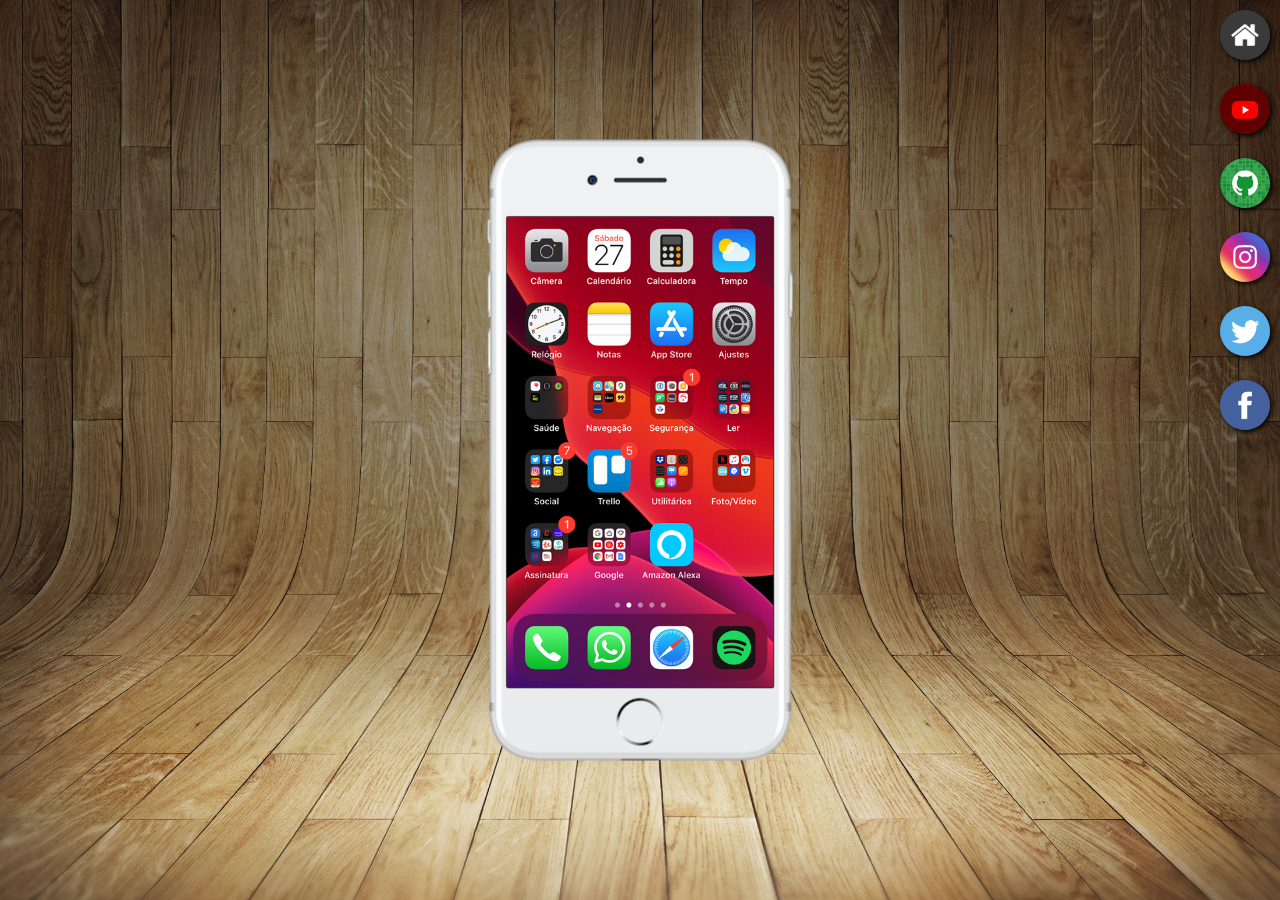
<file: index.html>
<!DOCTYPE html>
<html lang="pt-br">
<head>
    <meta charset="UTF-8">
    <meta name="viewport" content="width=device-width, initial-scale=1.0">
    <title>Projeto Redes Sociais</title>

    <link rel="stylesheet" href="estilo/style.css">

    <link rel="shortcut icon" href="favicon.ico" type="image/x-icon">

</head>
<body>
    <main>
        <section id="telefone">
            <iframe src="home.html" name="tela" id="tela" frameborder="0"> Seu navegador não é compatível com isso.</iframe>

        </section>

        <section id="redes-sociais">
            <a href="home.html" target="tela"><img src="imagens/logo-home.jpg" alt="Home"></a><br>
            <a href="youtube.html" target="tela"><img src="imagens/logo-youtube.jpg" alt="Youtube"></a><br>
            <a href="github.html" target="tela"><img src="imagens/logo-github.jpg" alt="GitHub"></a><br>
            <a href="instagram.html" target="tela"><img src="imagens/logo-instagram.jpg" alt="Instagram"></a><br>
            <a href="tweeter.html" target="tela"><img src="imagens/logo-twitter.jpg" alt="Twitter"></a><br>
            <a href="facebook.html" target="tela"><img src="imagens/logo-facebook.jpg" alt="Facebook">
            </a><br>
        </section>
    </main>


</body>
</html>
</file>
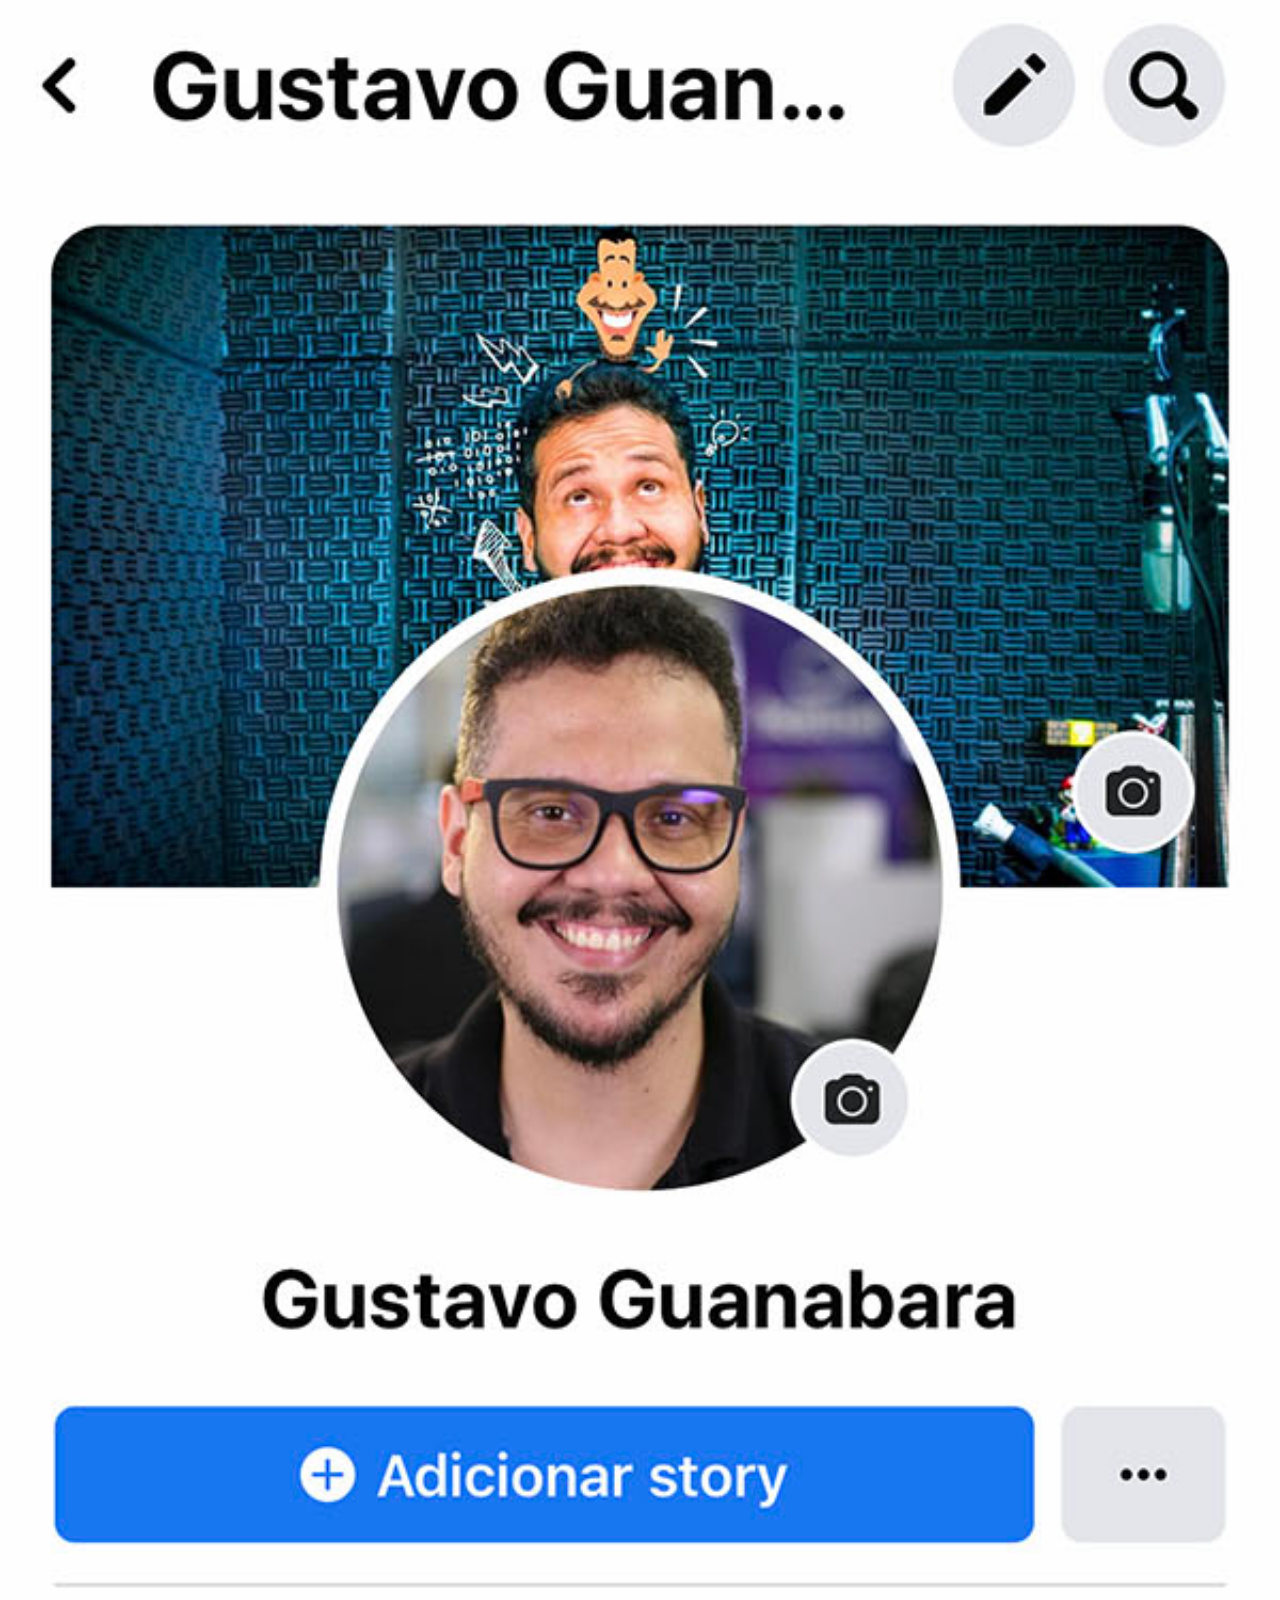
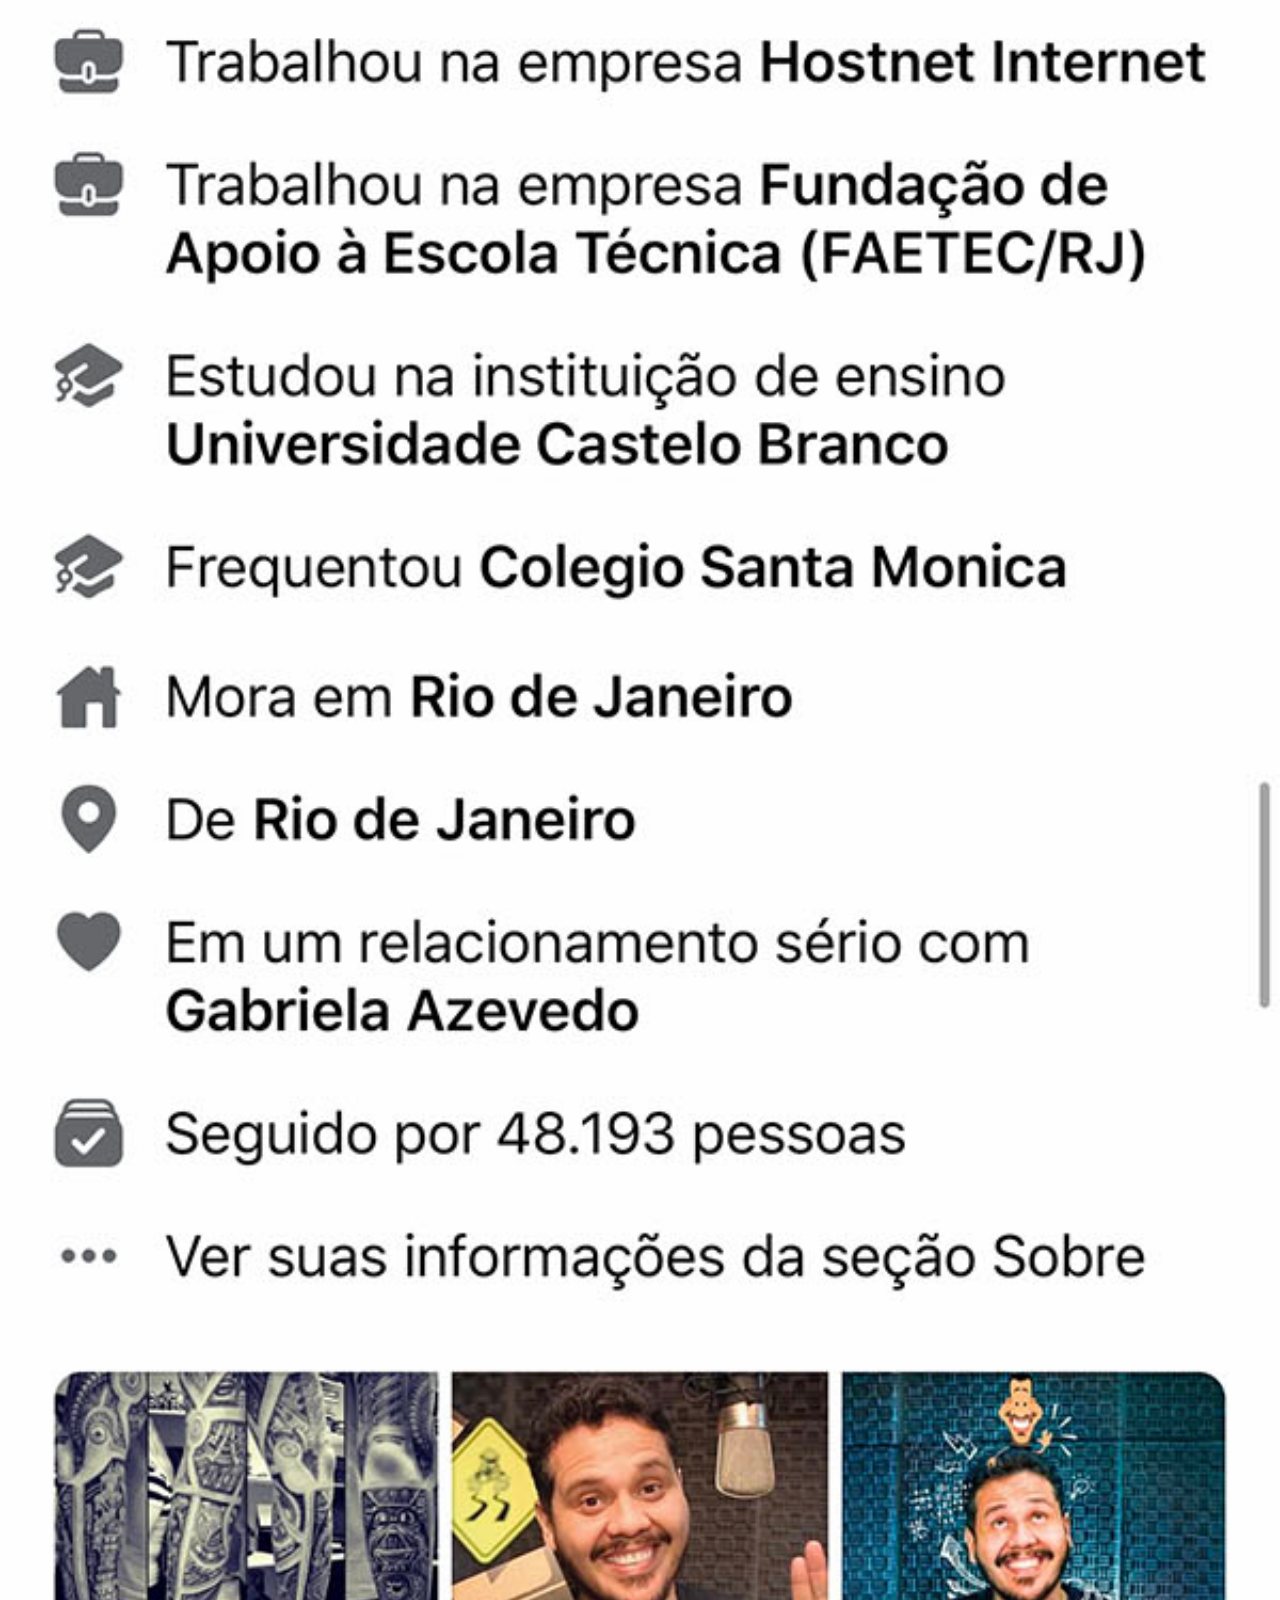
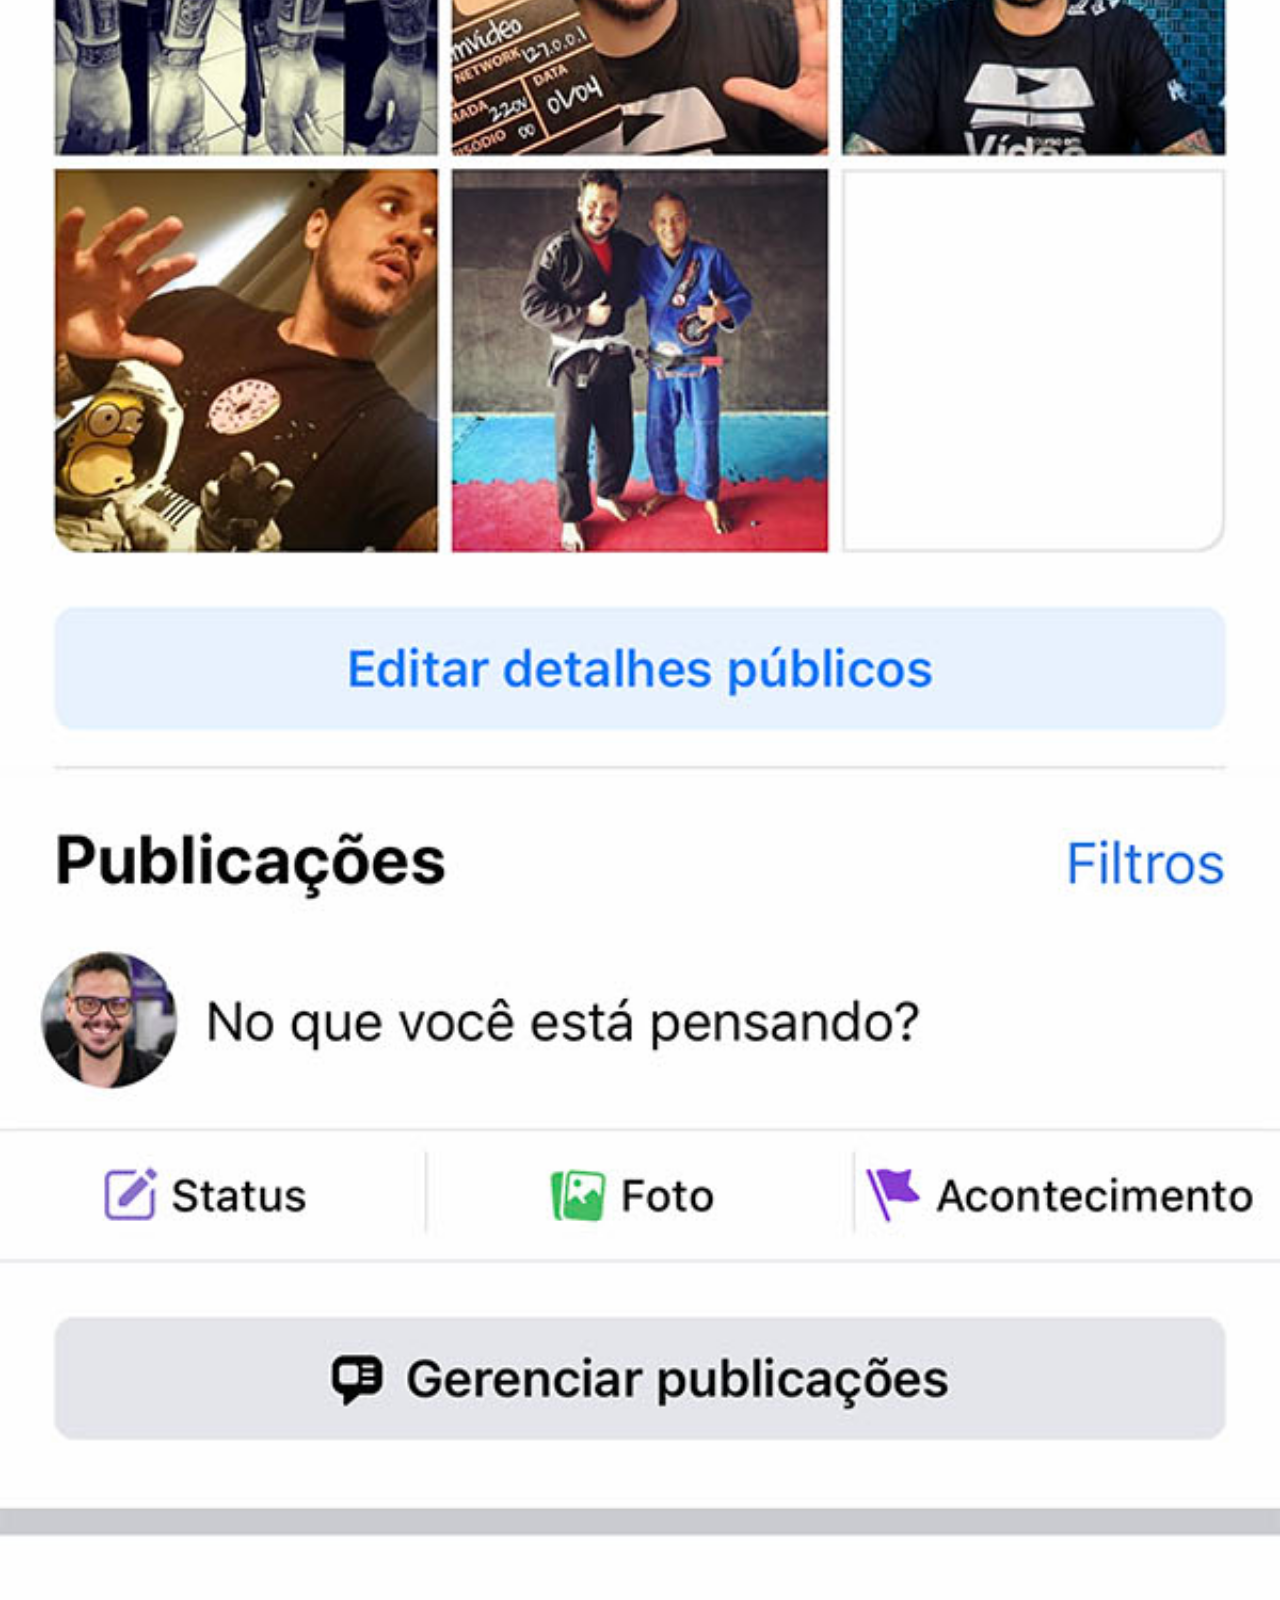
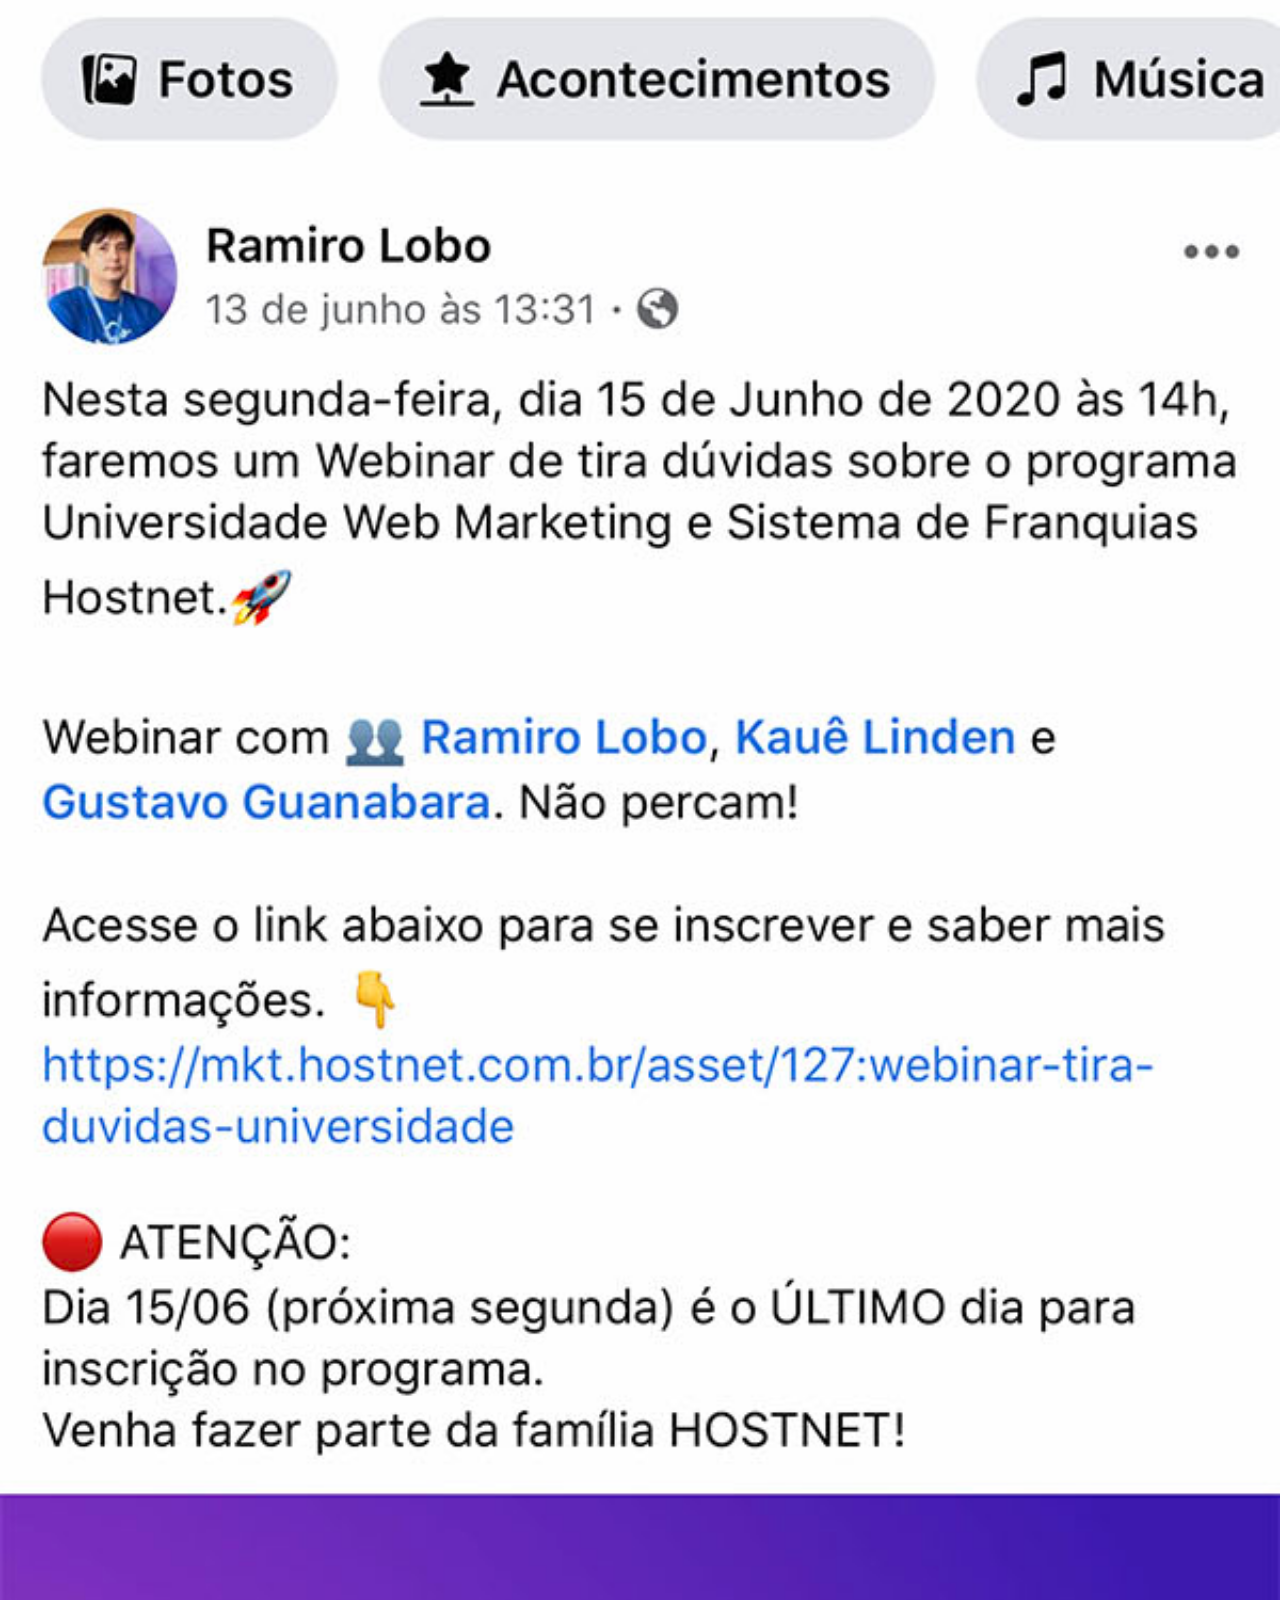
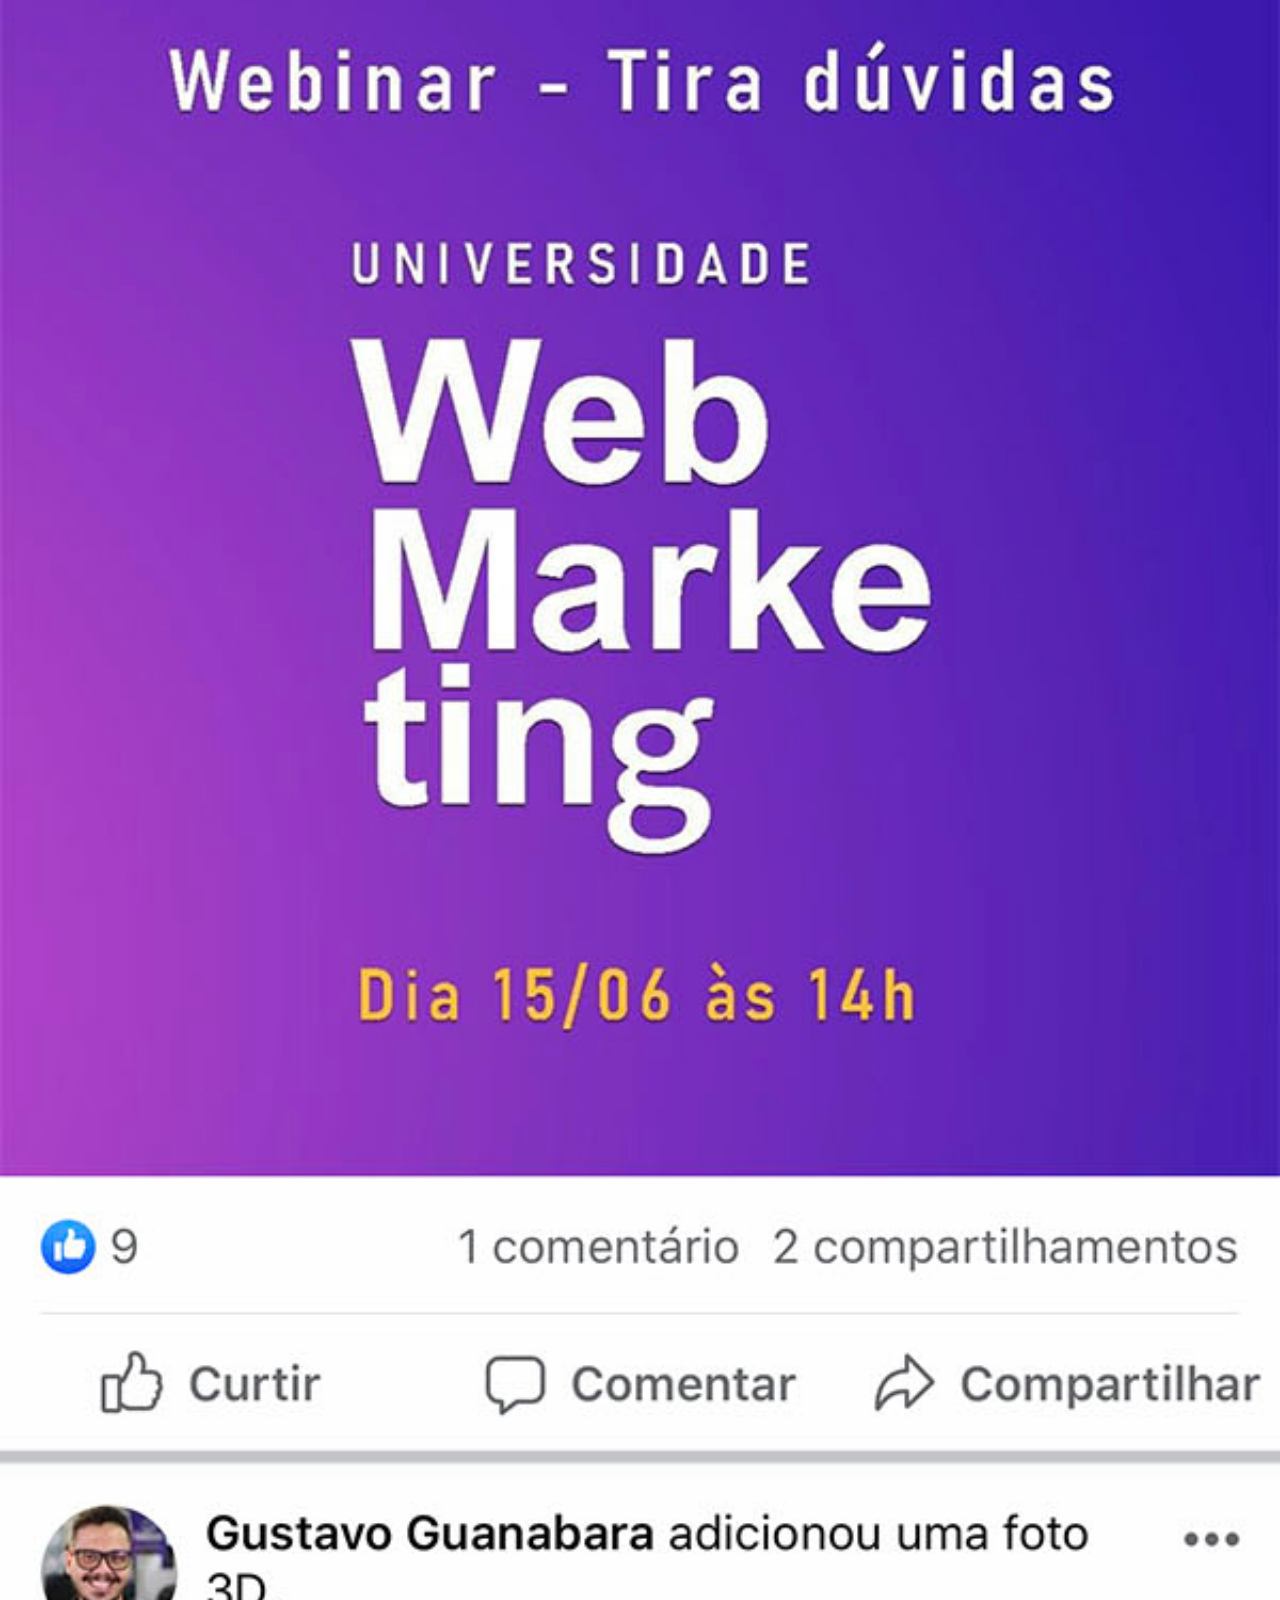
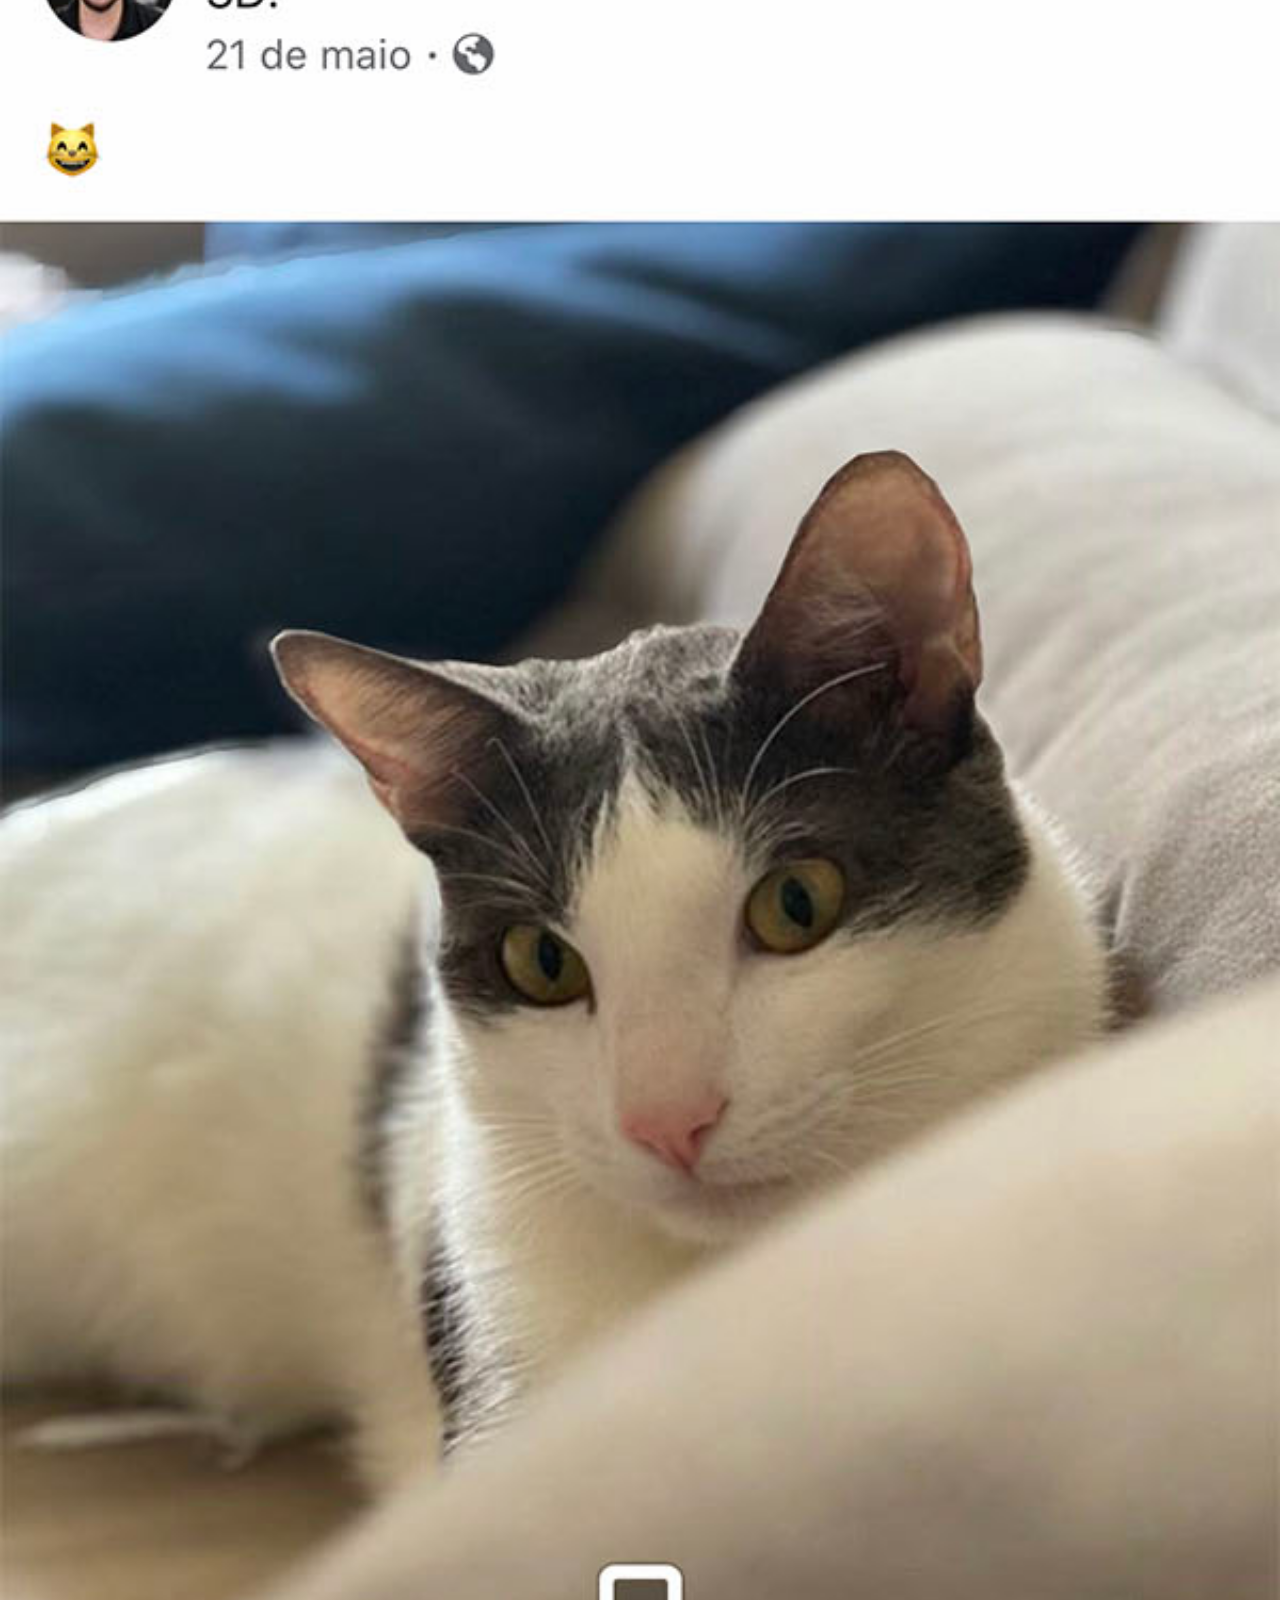
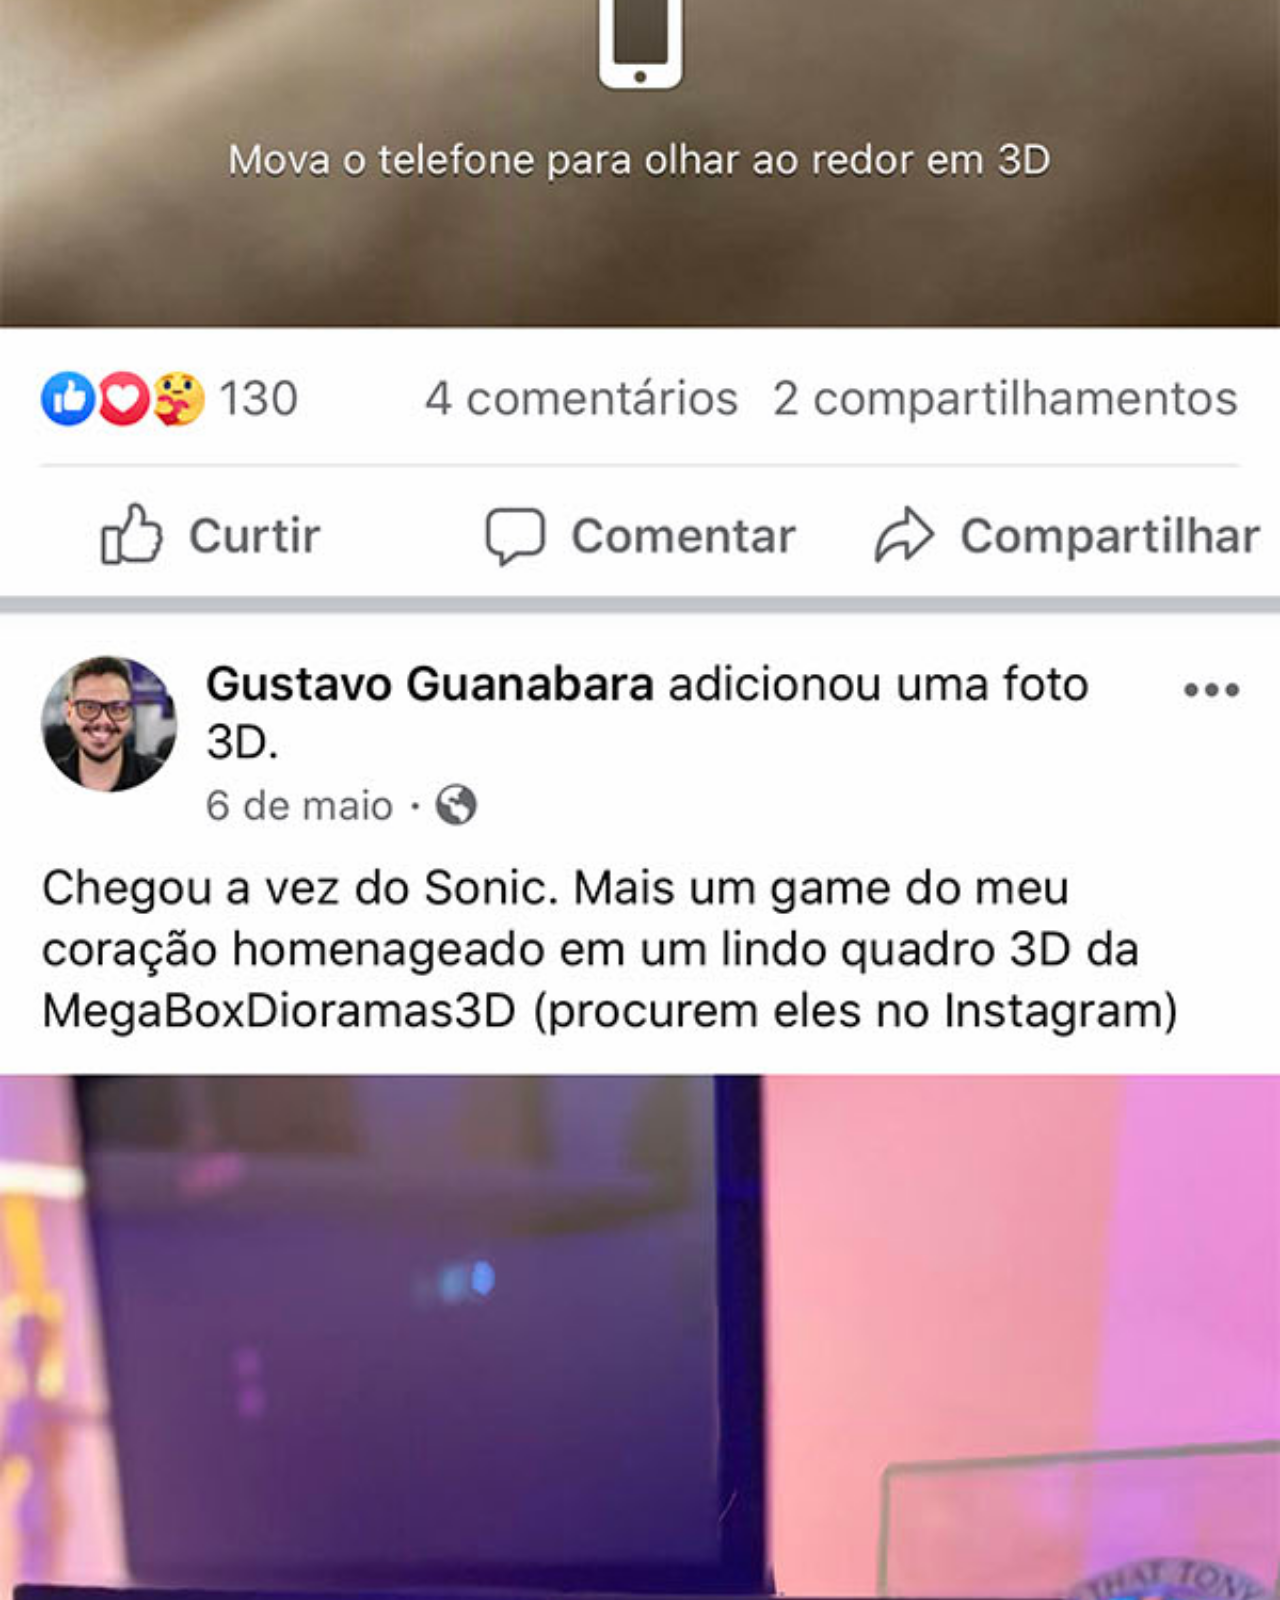
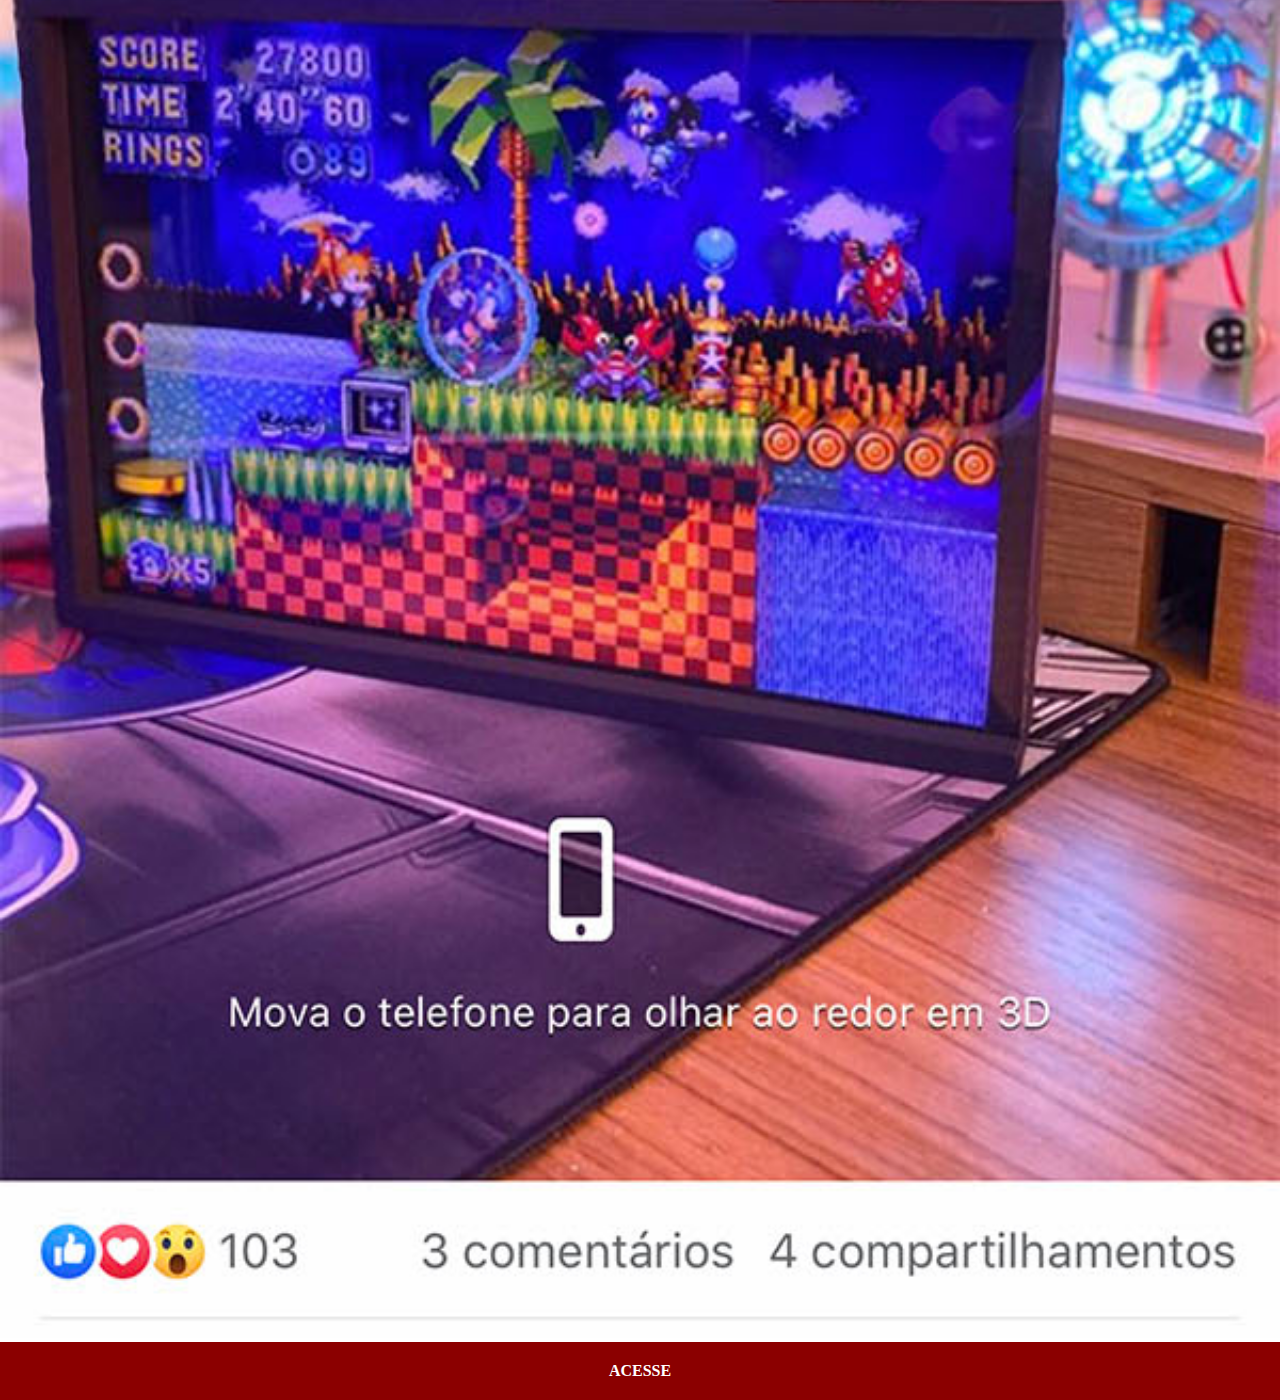
<file: facebook.html>
<!DOCTYPE html>
<html lang="pt-br">
<head>
    <meta charset="UTF-8">
    <meta name="viewport" content="width=device-width, initial-scale=1.0">
    <title>Facebook</title>
    <link rel="stylesheet" href="estilo/social.css">
</head>
<body>
    <img src="imagens/tela-facebook.jpg" alt="Facebook">
    <a href="https://www.facebook.com/gustavoguanabara/" target="_blank
    ">ACESSE</a>
</body>
</html>
</file>
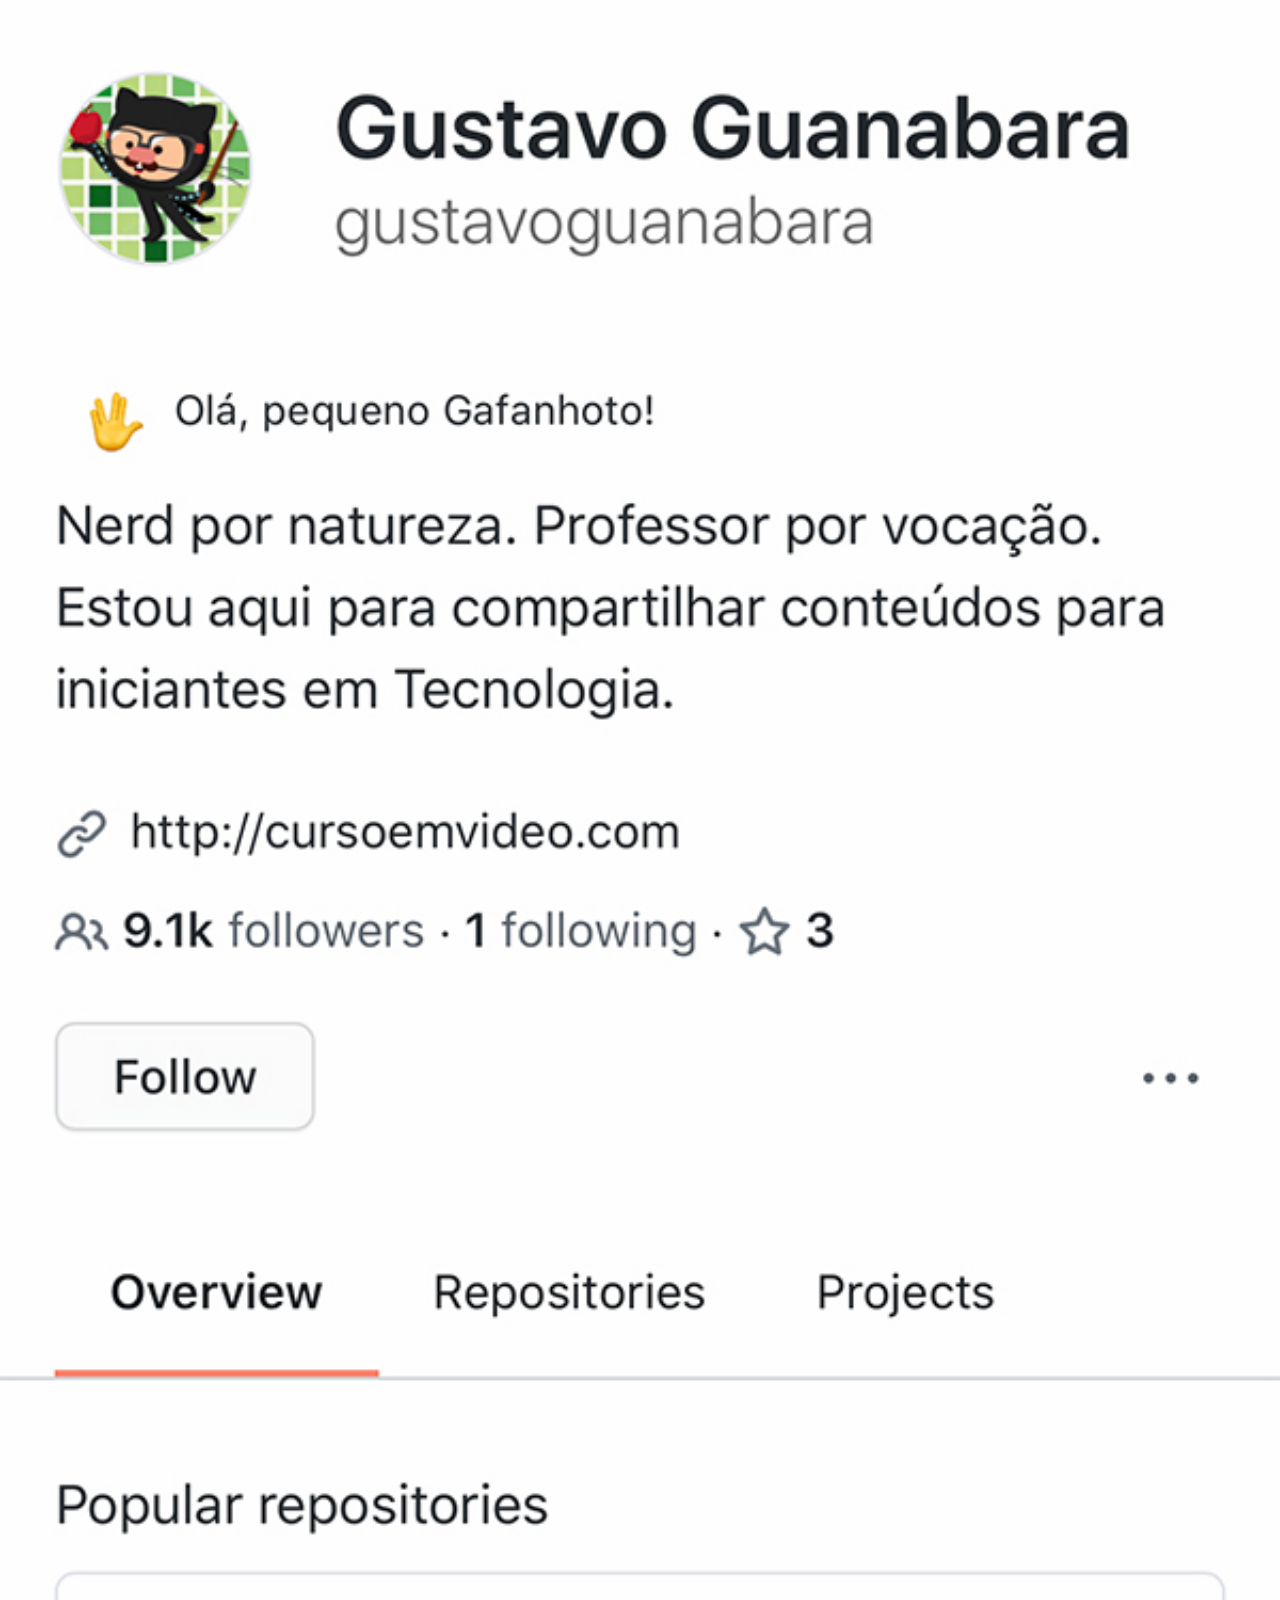
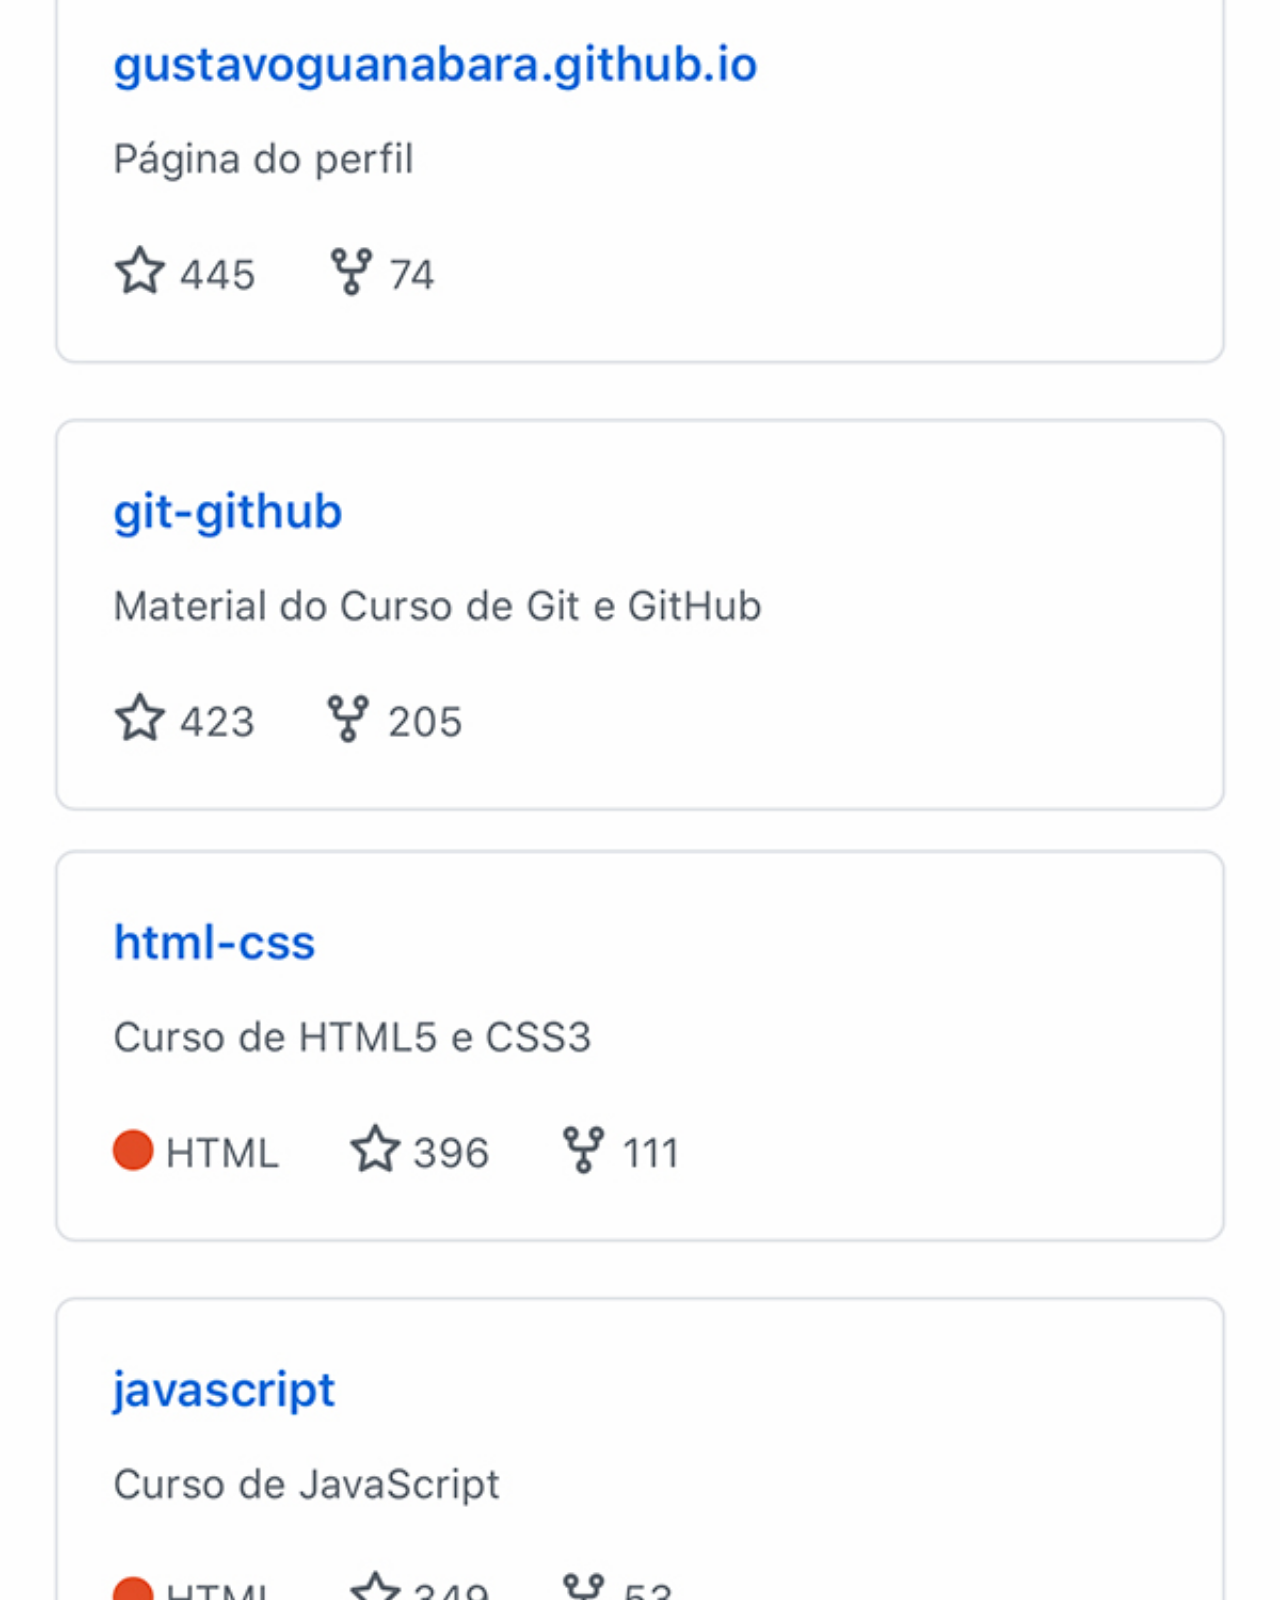
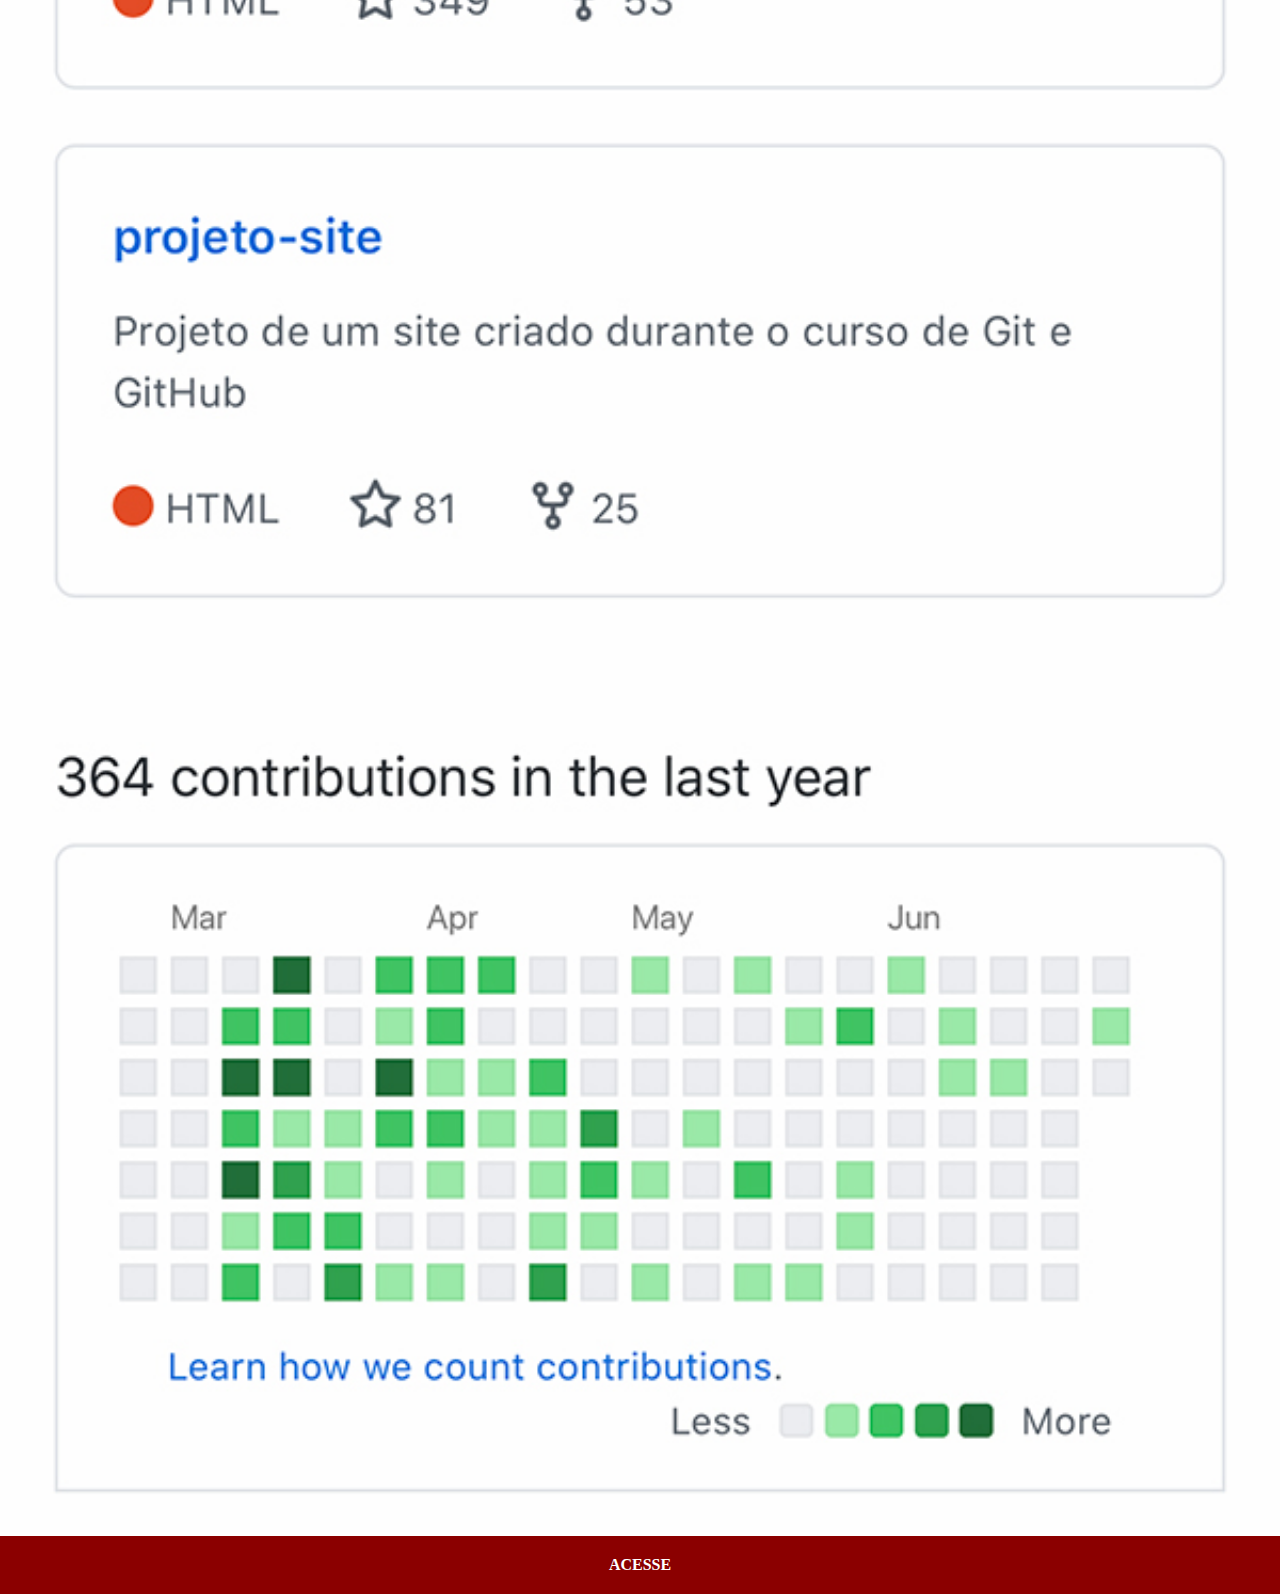
<file: github.html>
<!DOCTYPE html>
<html lang="pt-br">
<head>
    <meta charset="UTF-8">
    <meta name="viewport" content="width=device-width, initial-scale=1.0">
    <title>GitHub</title>
    <link rel="stylesheet" href="estilo/social.css">
</head>
<body>
    <img src="imagens/tela-github.jpg" alt="GitHub">
    <a href="https://github.com/gustavoguanabara/" target="_blank">ACESSE</a>
</body>
</html>
</file>
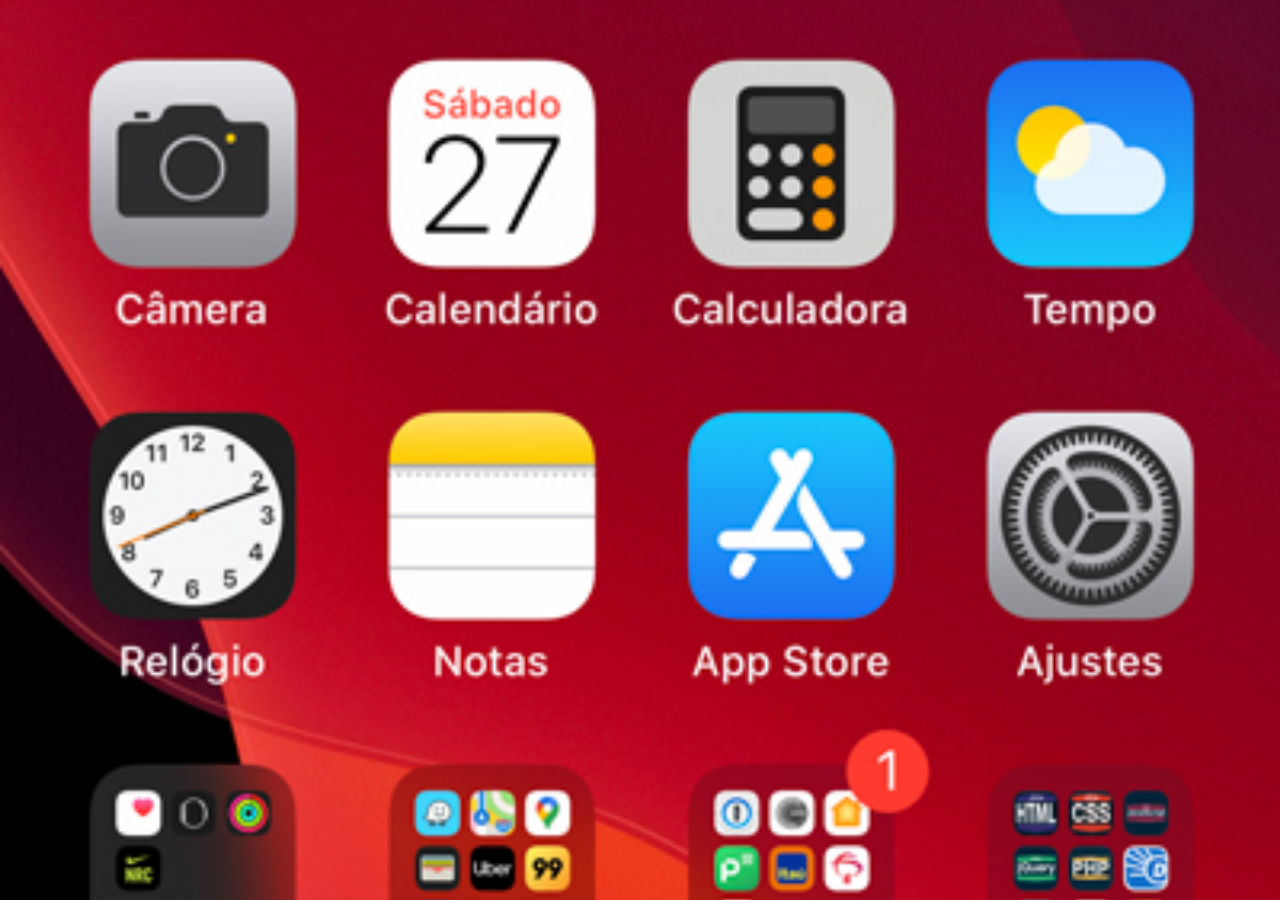
<file: home.html>
<!DOCTYPE html>
<html lang="pt-br">
<head>
    <meta charset="UTF-8">
    <meta name="viewport" content="width=device-width, initial-scale=1.0">
    <title>Home</title>
    <style>
        *{
            margin: 0px;
            padding: 0px;
        }

        body{
            width: 100vw;
            height: 100vh;
            background: black url('imagens/tela-home.jpg') no-repeat top center;
            background-size: cover;
        }
    </style>

</head>
<body>
    
</body>
</html>
</file>
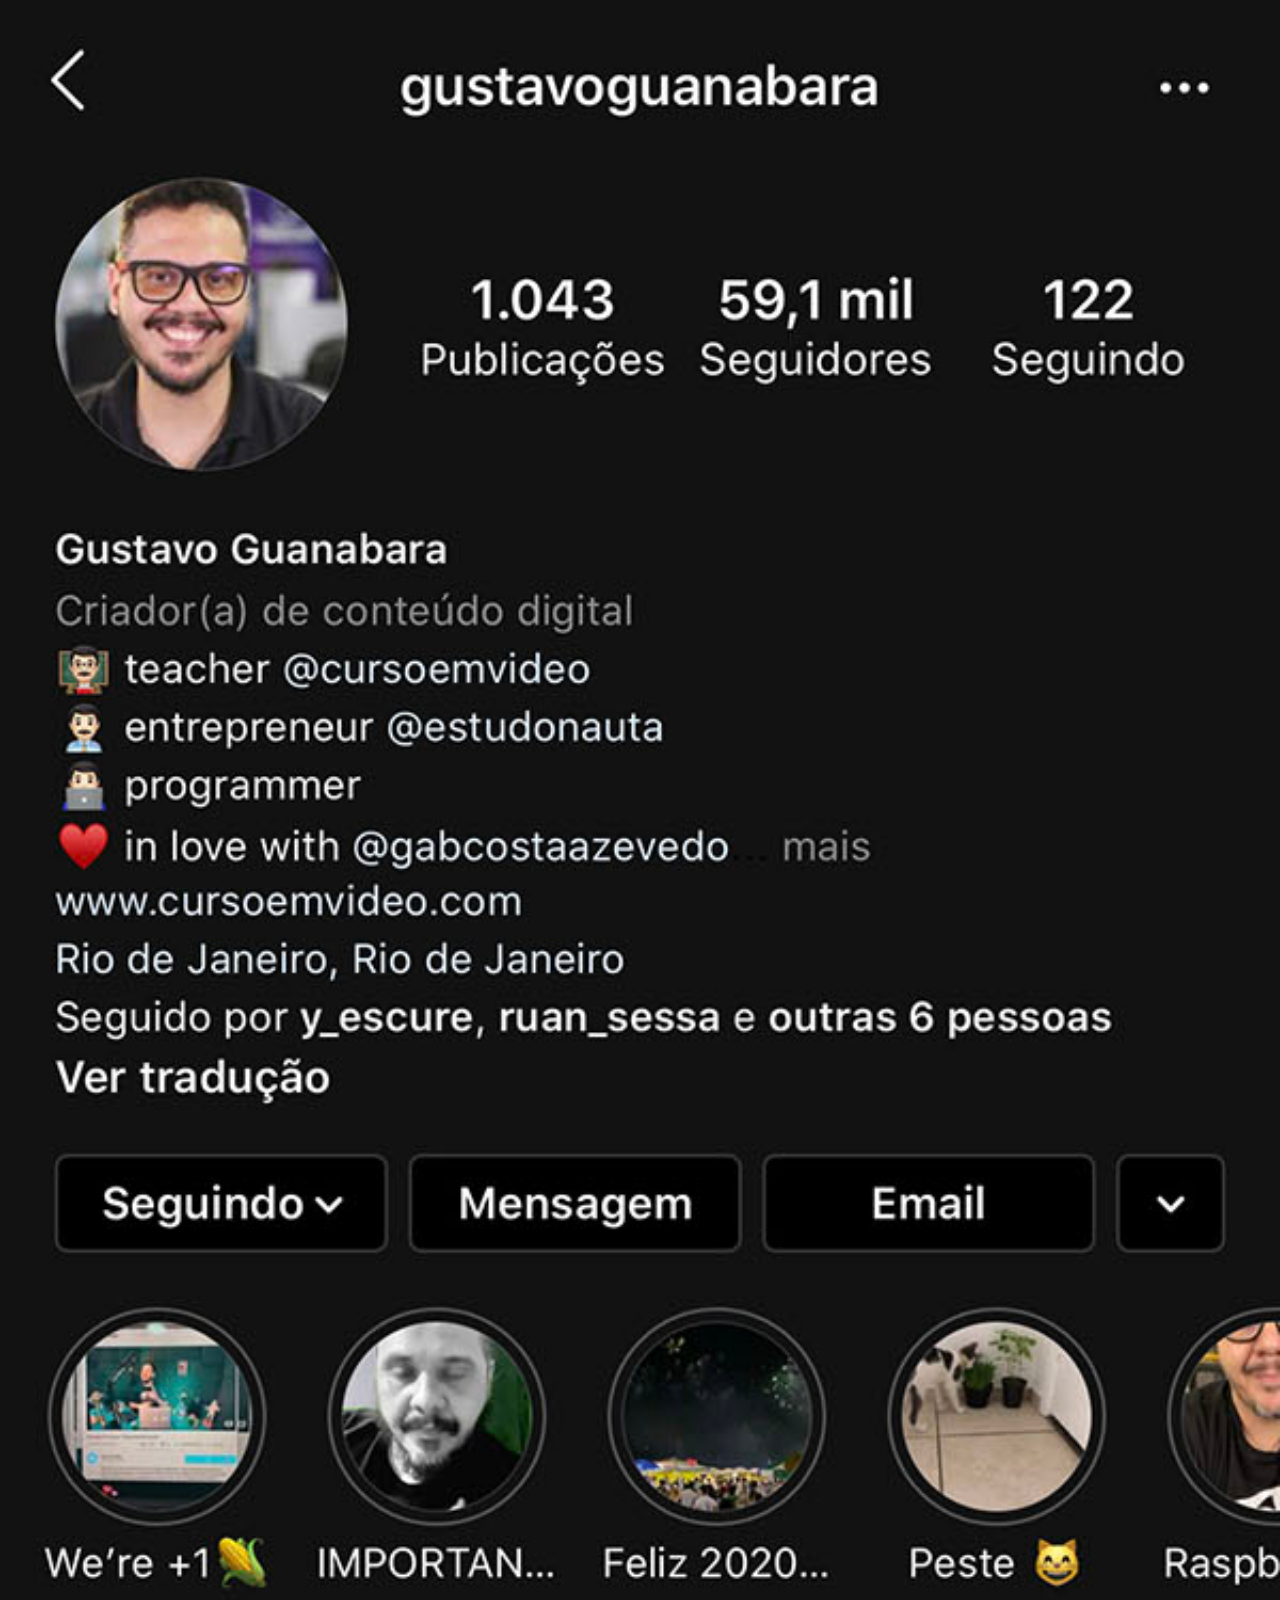
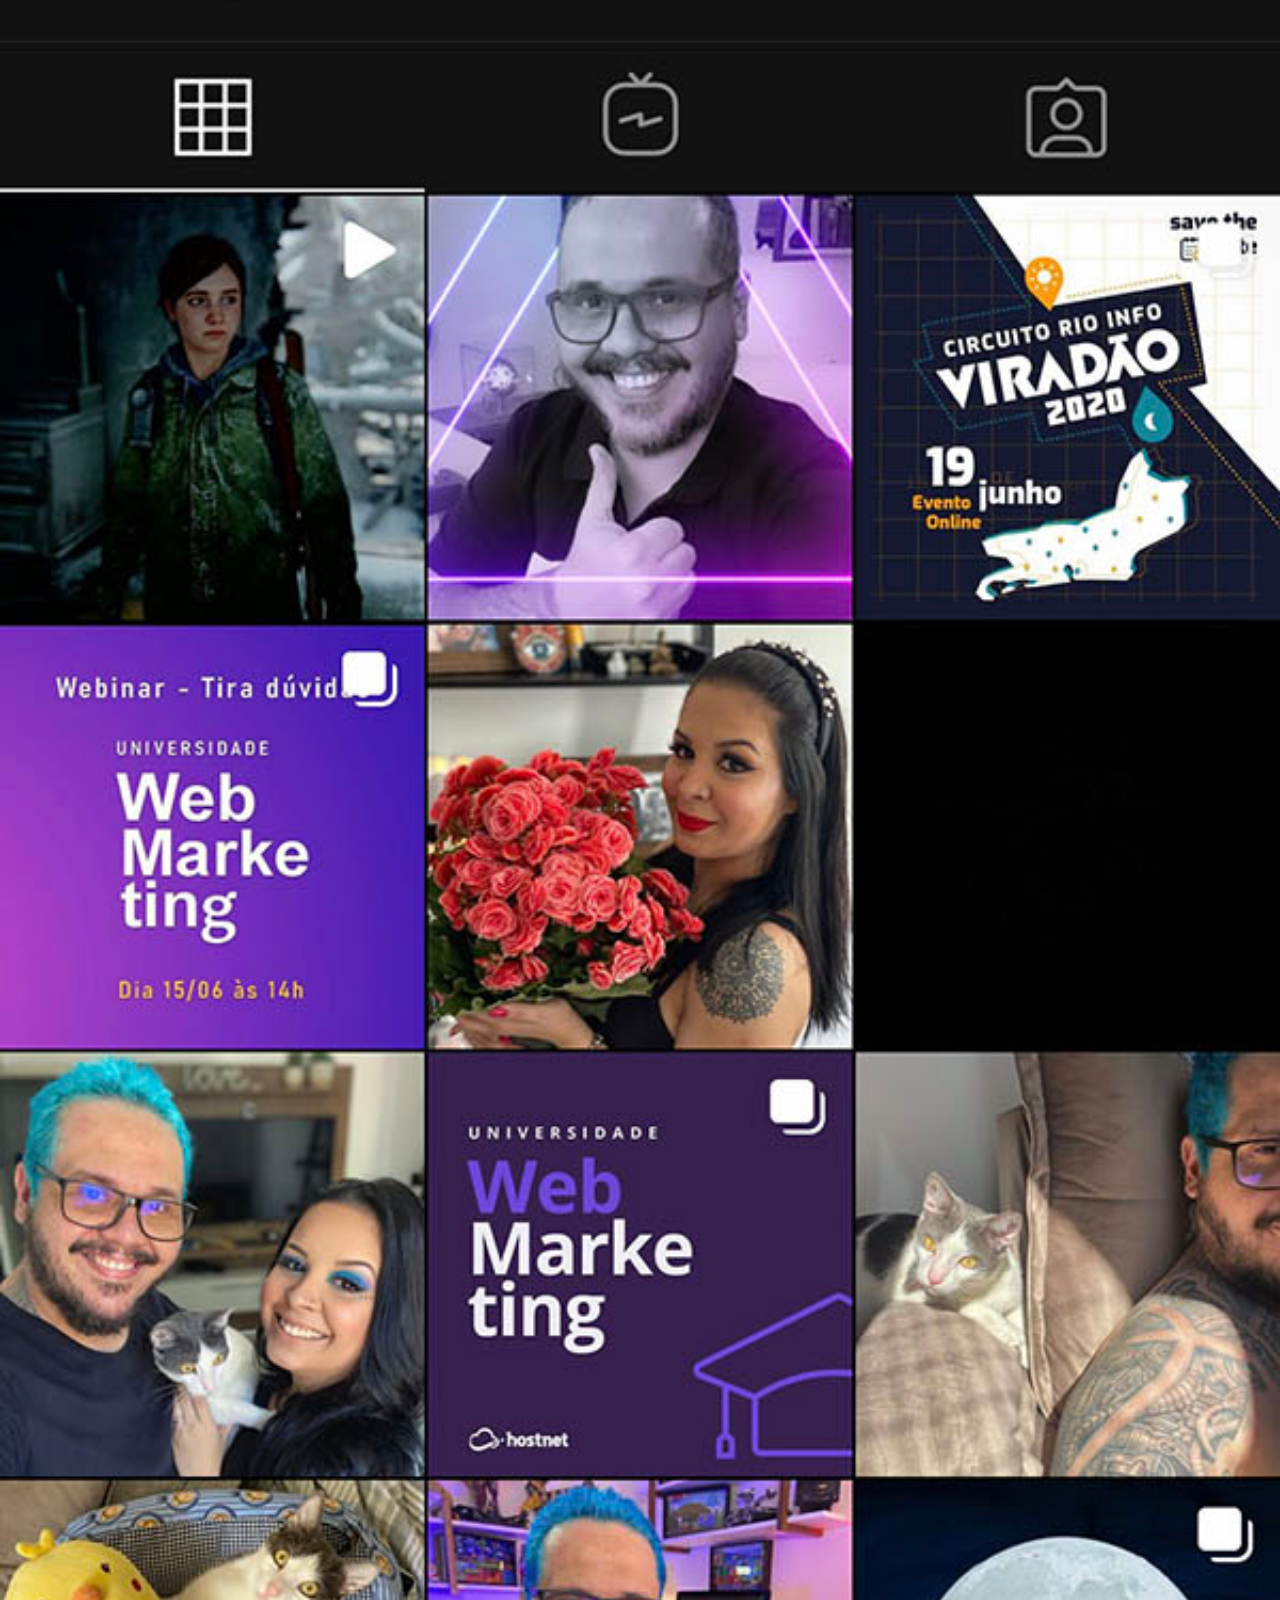
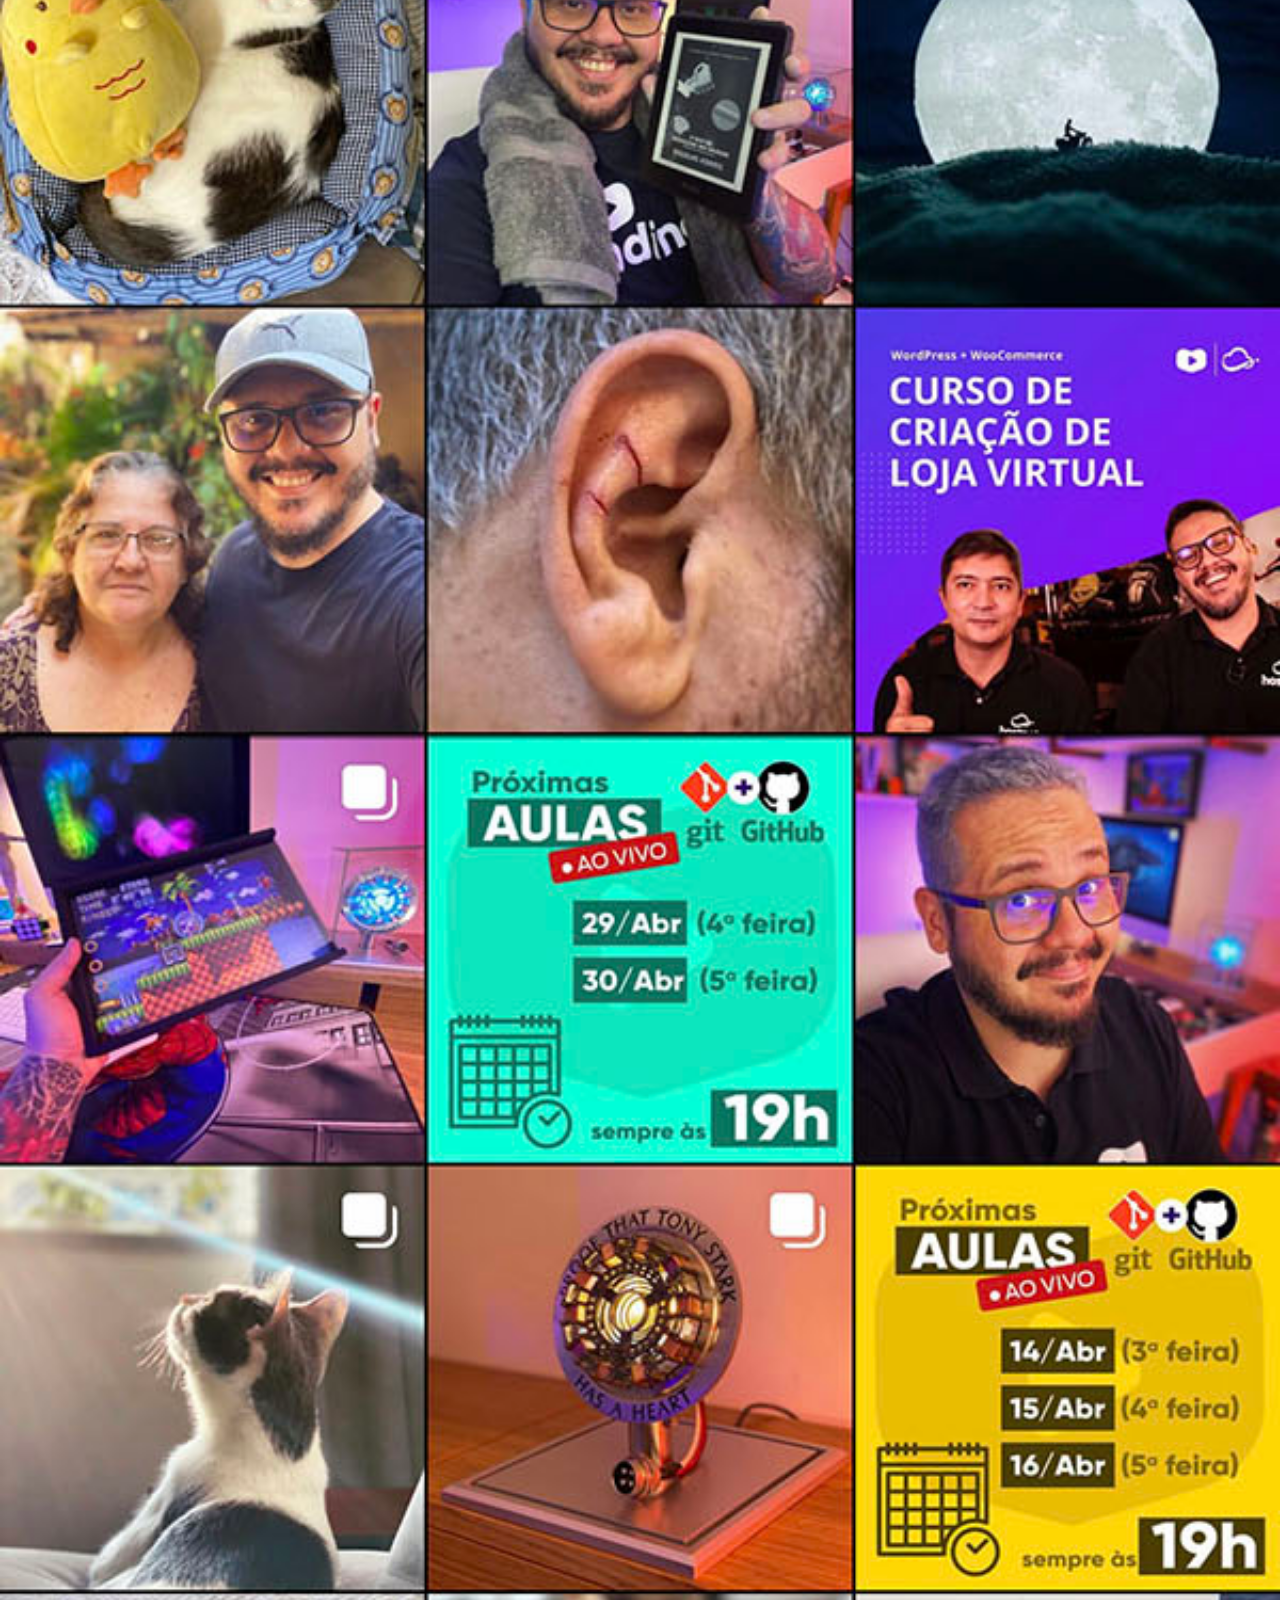
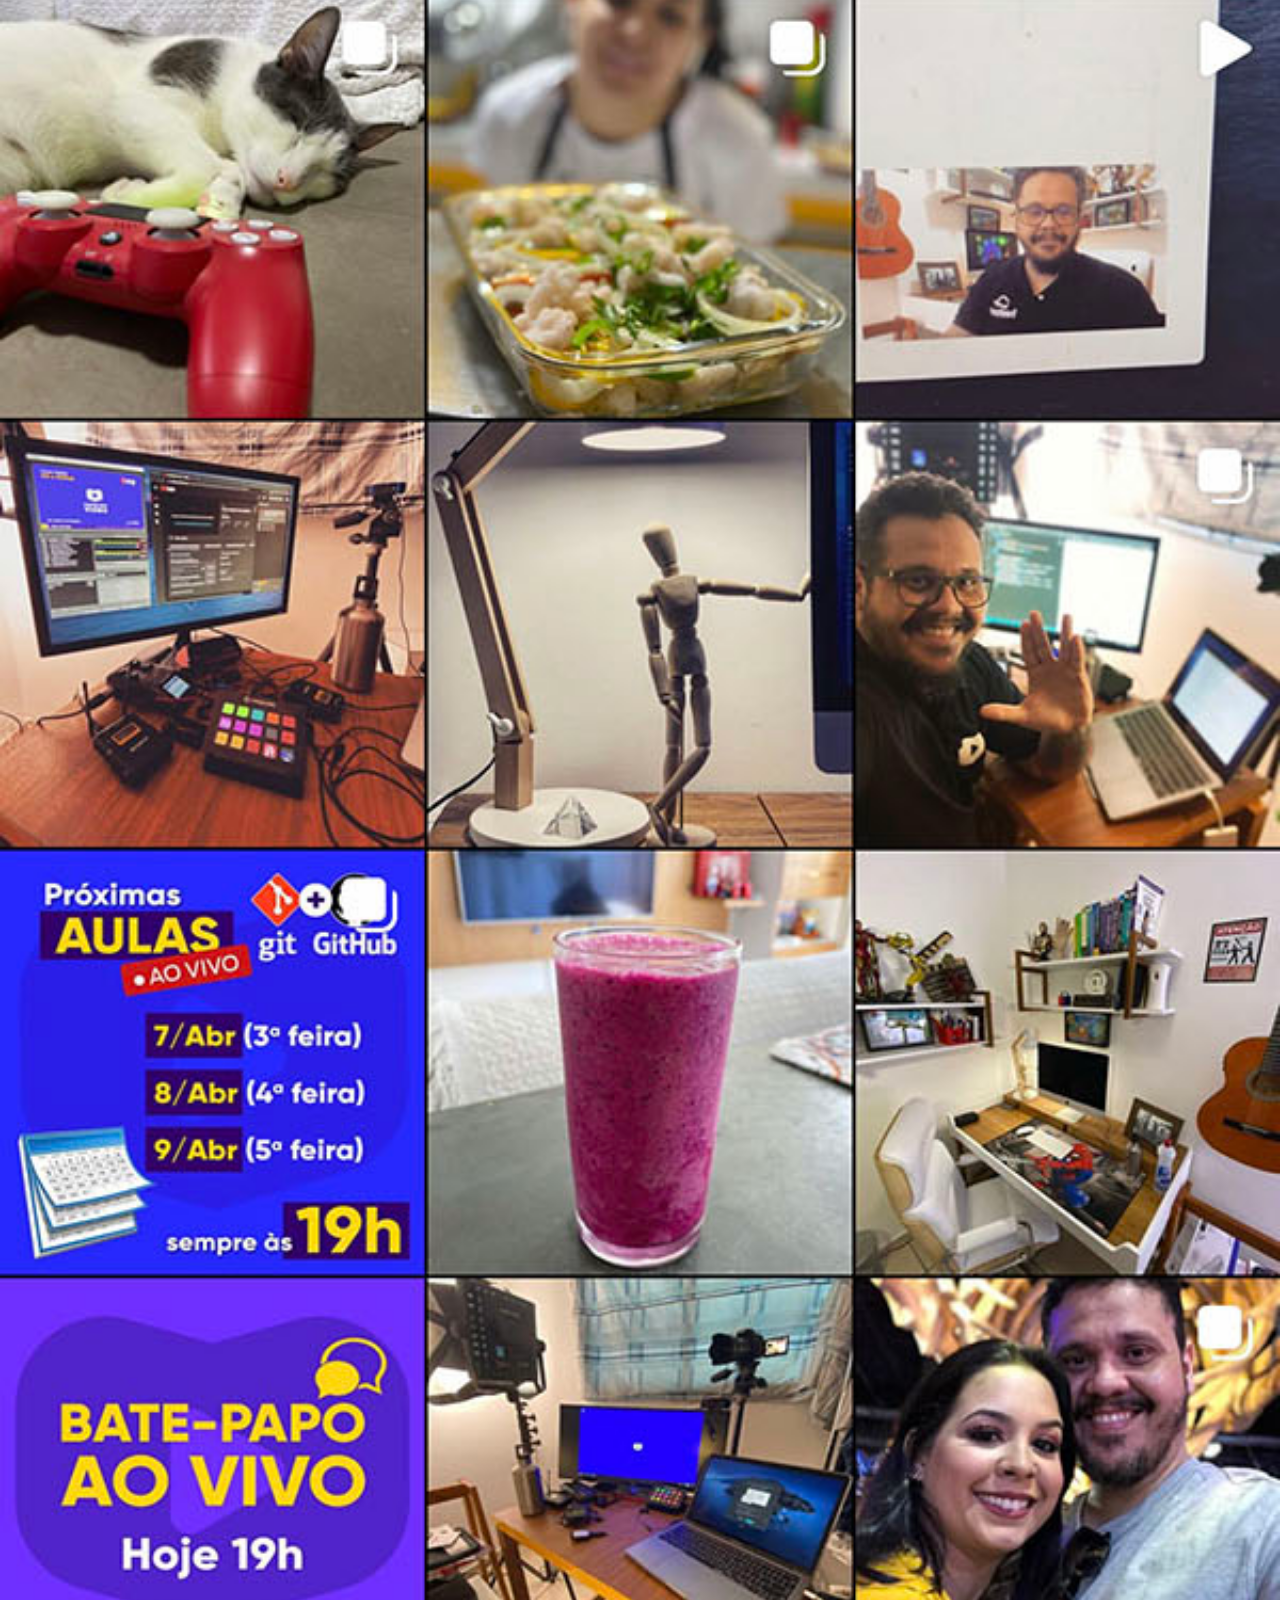
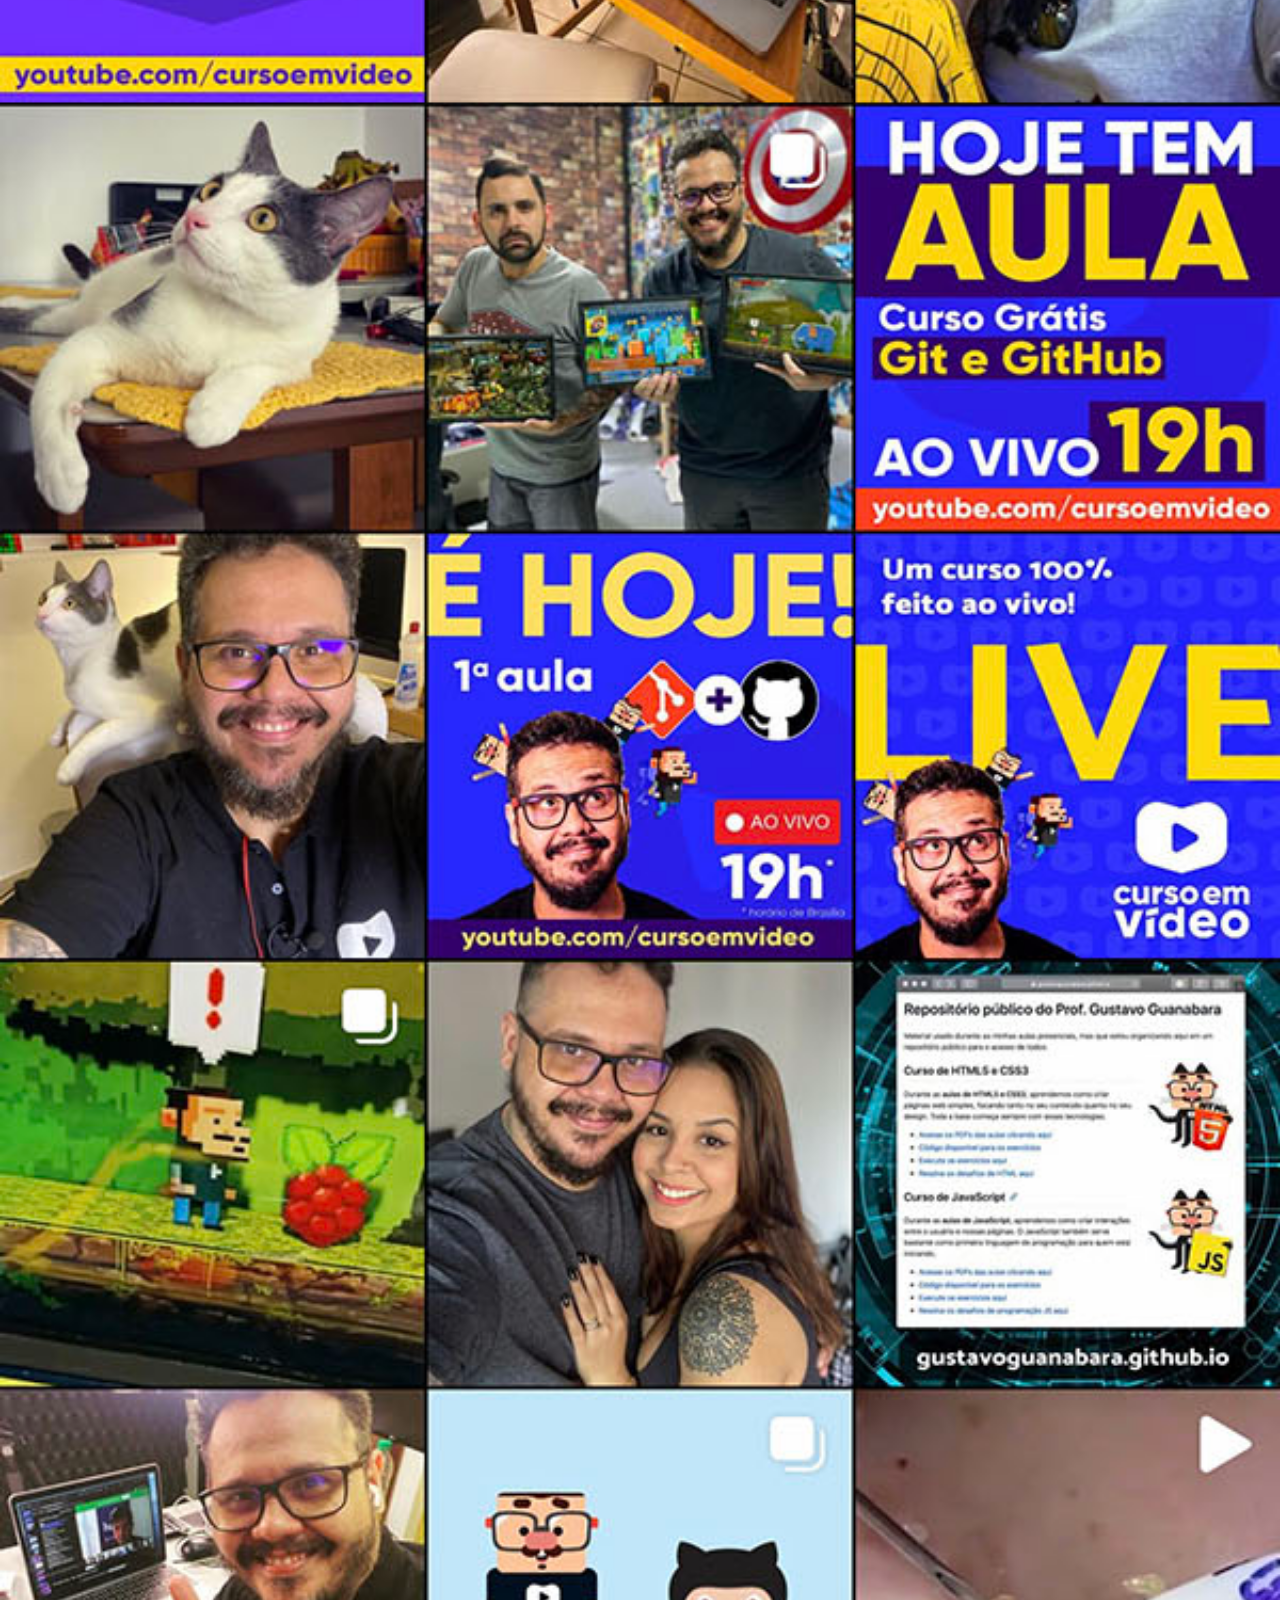
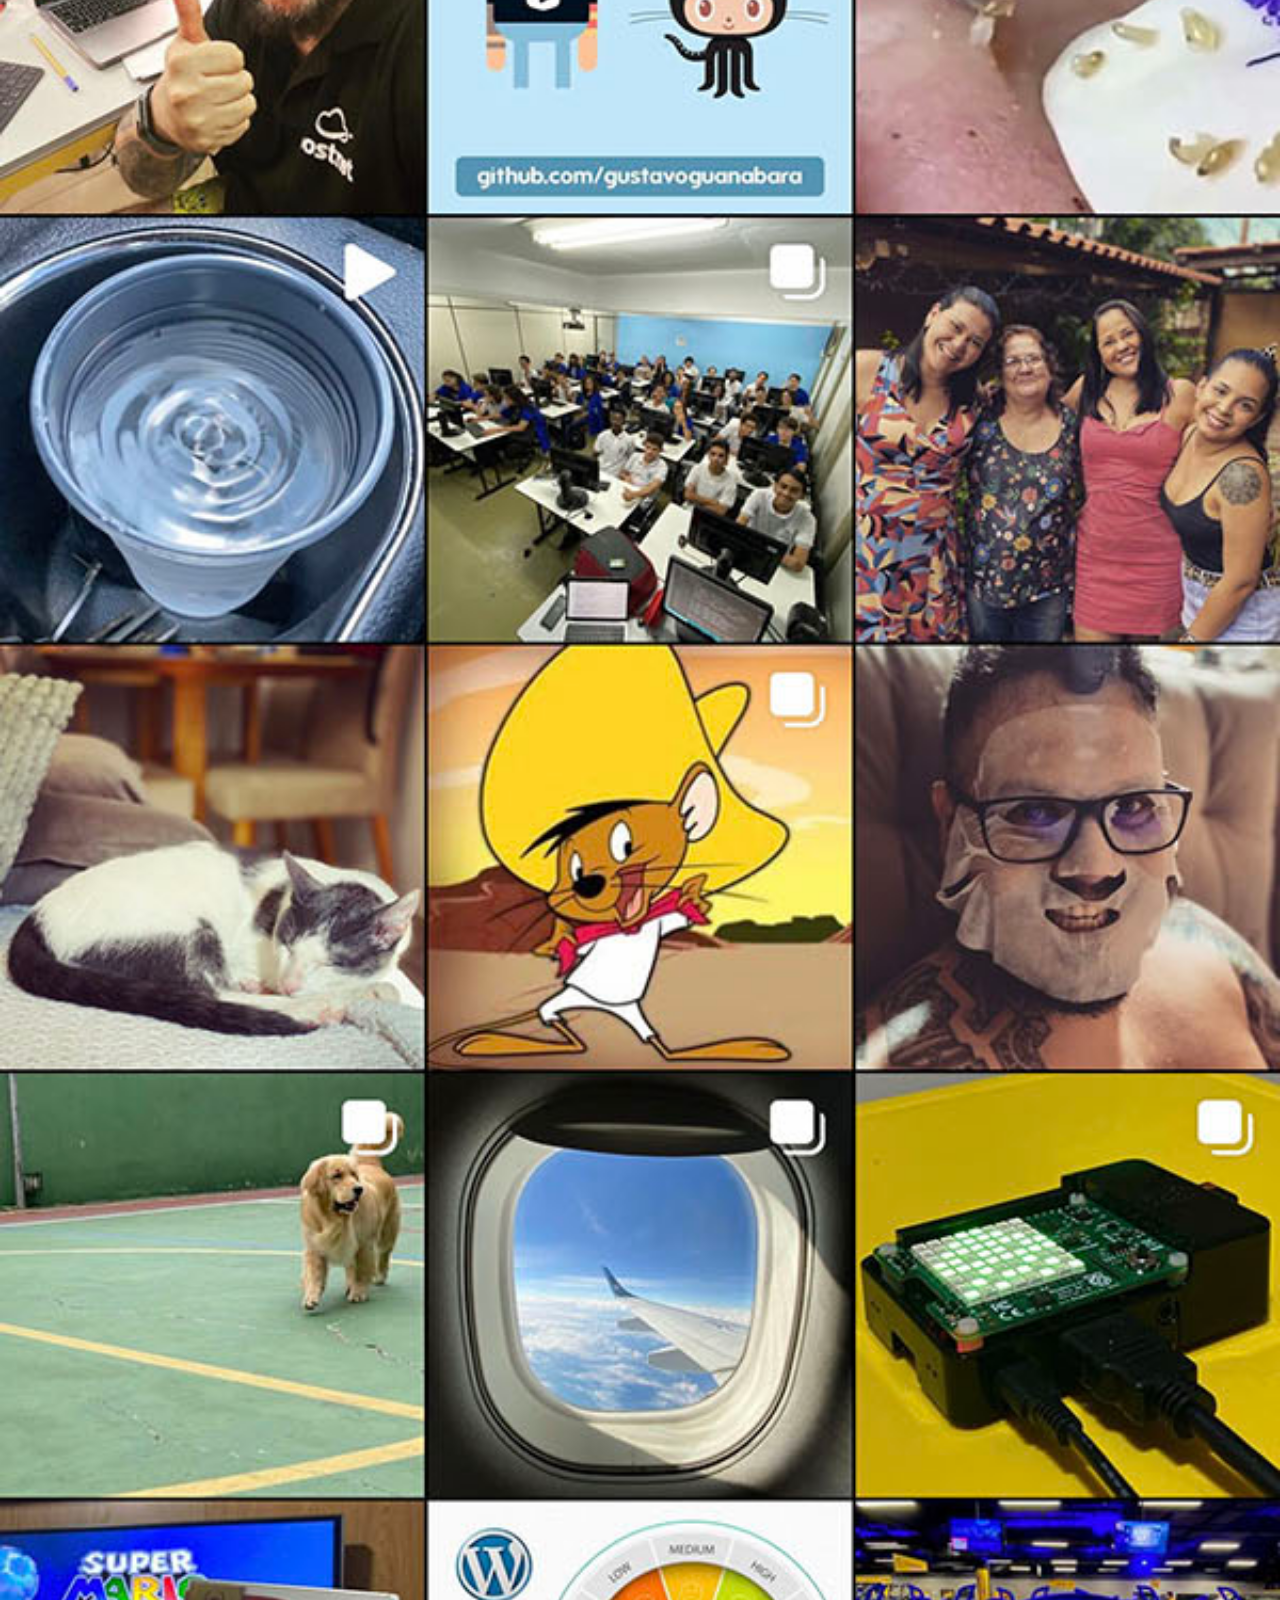
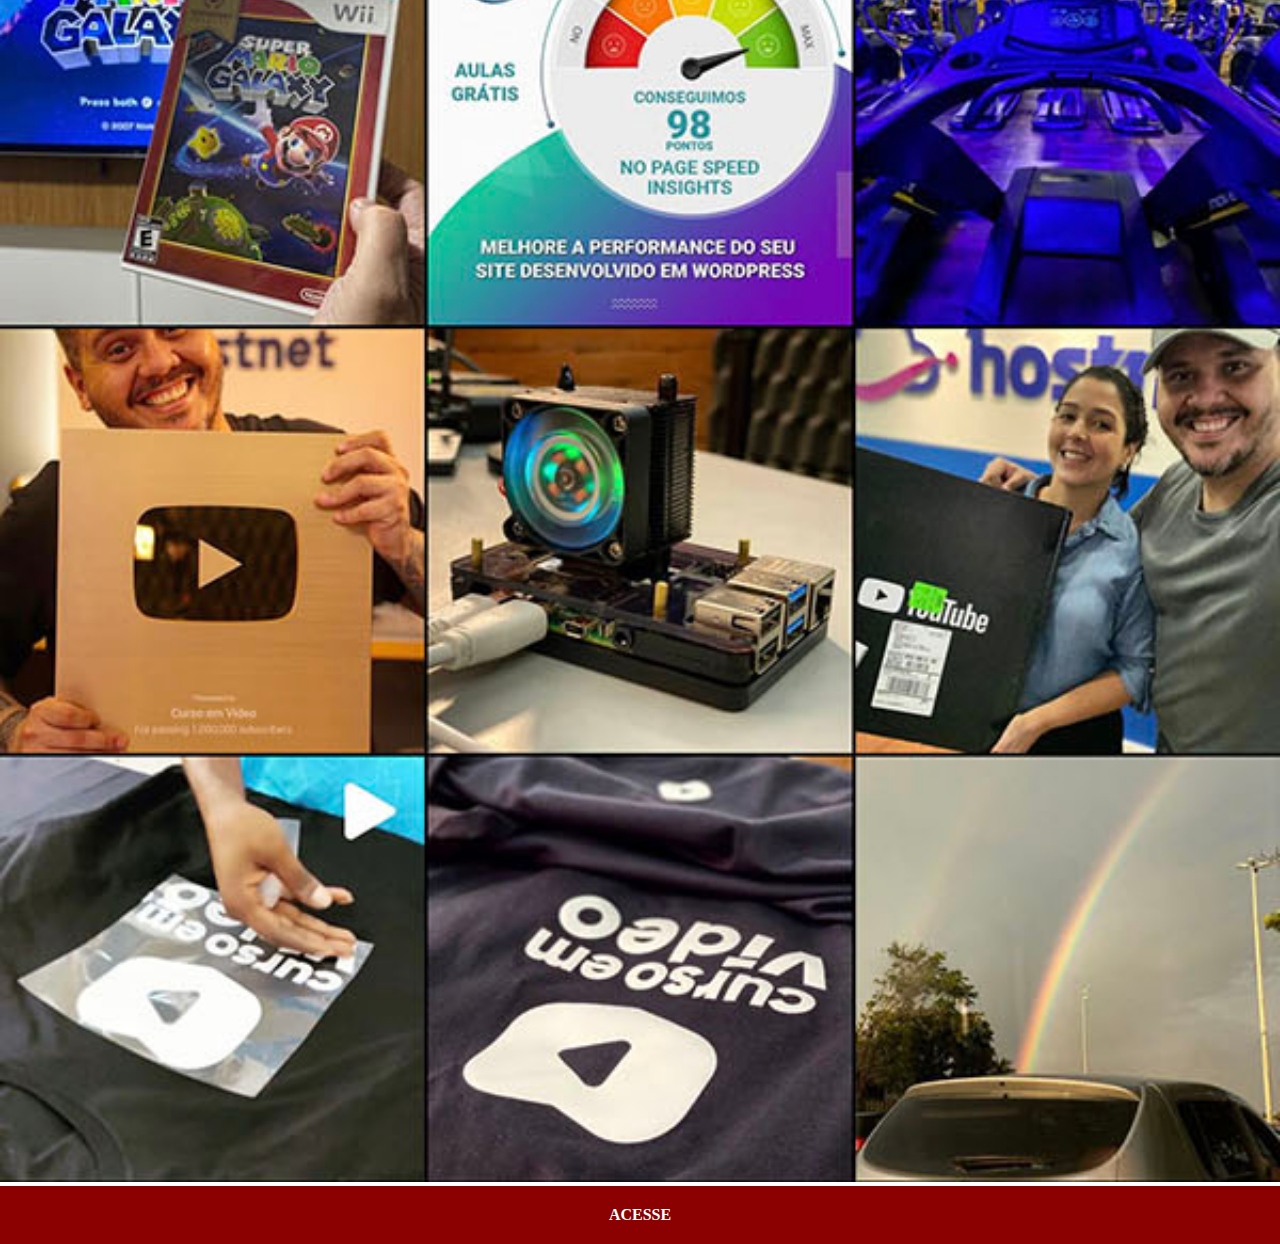
<file: instagram.html>
<!DOCTYPE html>
<html lang="pt-br">
<head>
    <meta charset="UTF-8">
    <meta name="viewport" content="width=device-width, initial-scale=1.0">
    <title>Instagram</title>
    <link rel="stylesheet" href="estilo/social.css">
</head>
<body>
    <img src="imagens/tela-instagram.jpg" alt="Instagram">
    <a href="https://wwww.instagram.com/gustavoguanabara/" target="_blank">ACESSE</a>
</body>
</html>
</file>
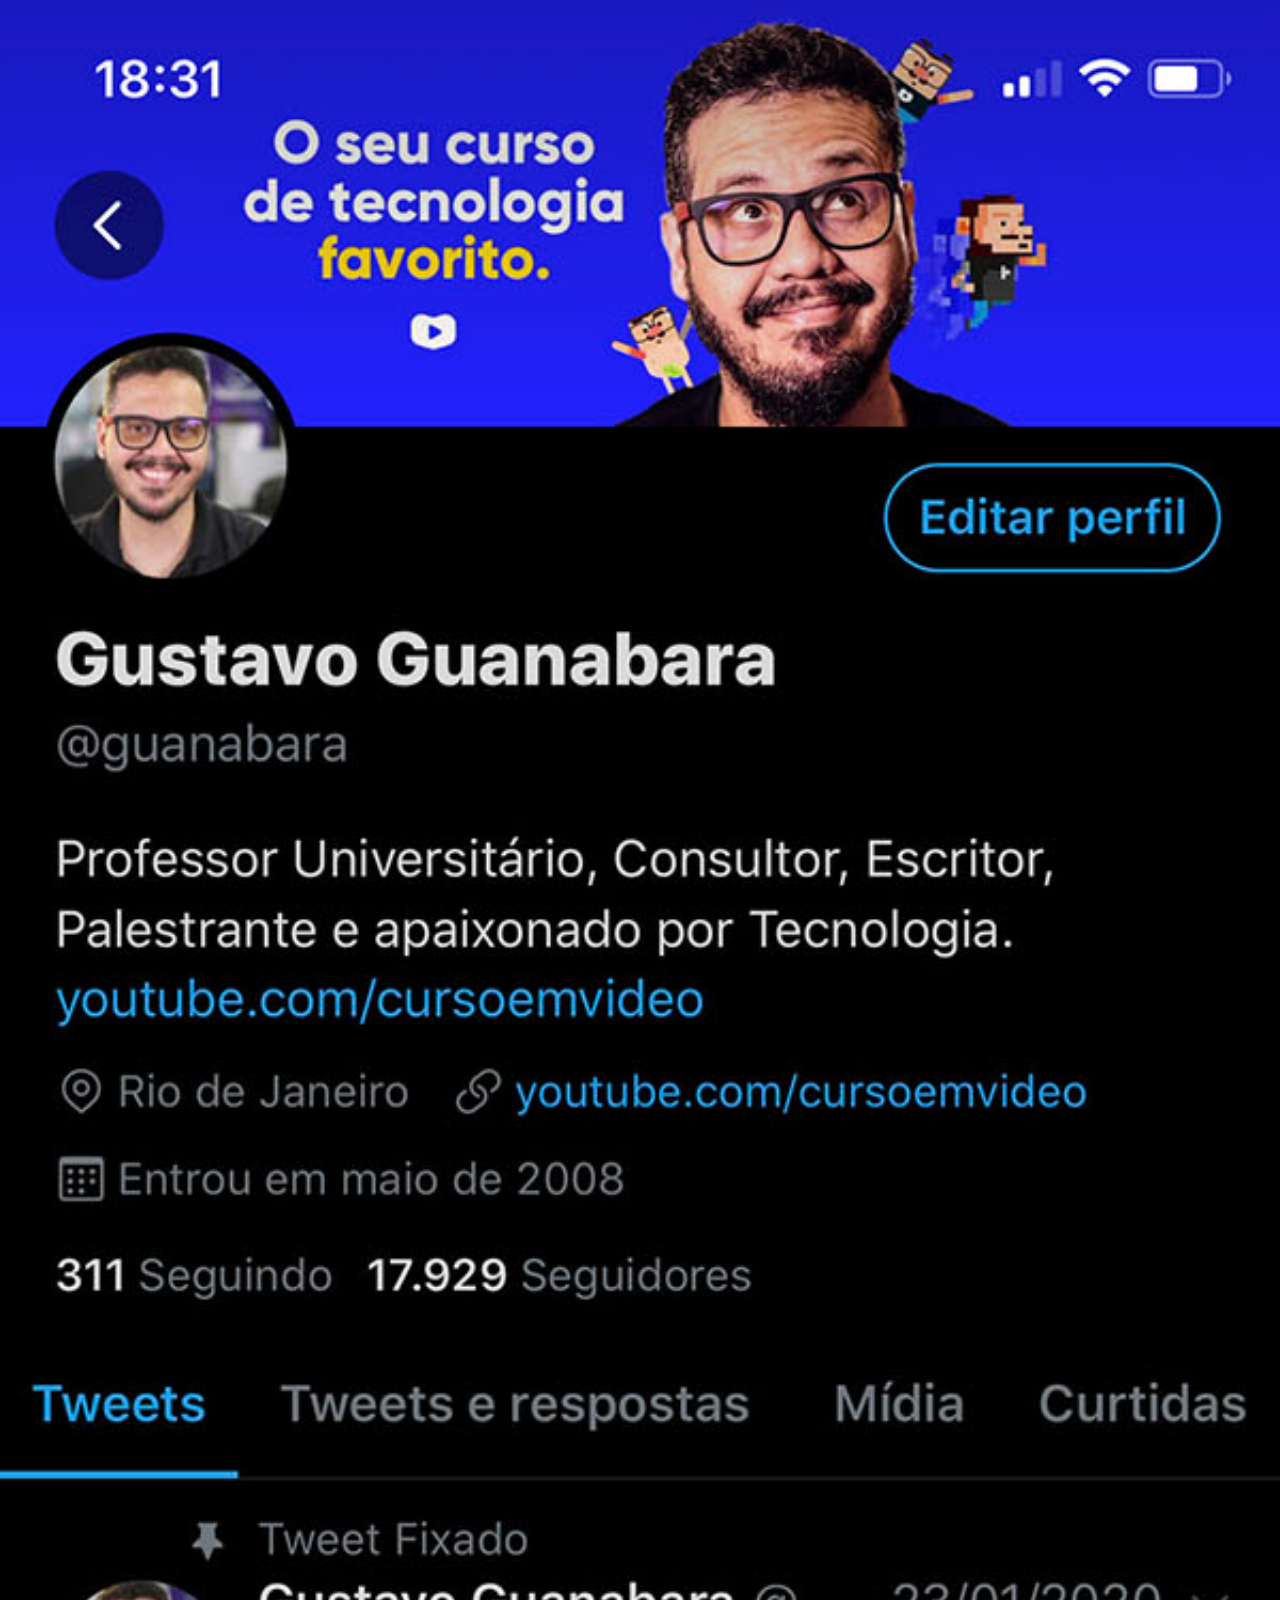
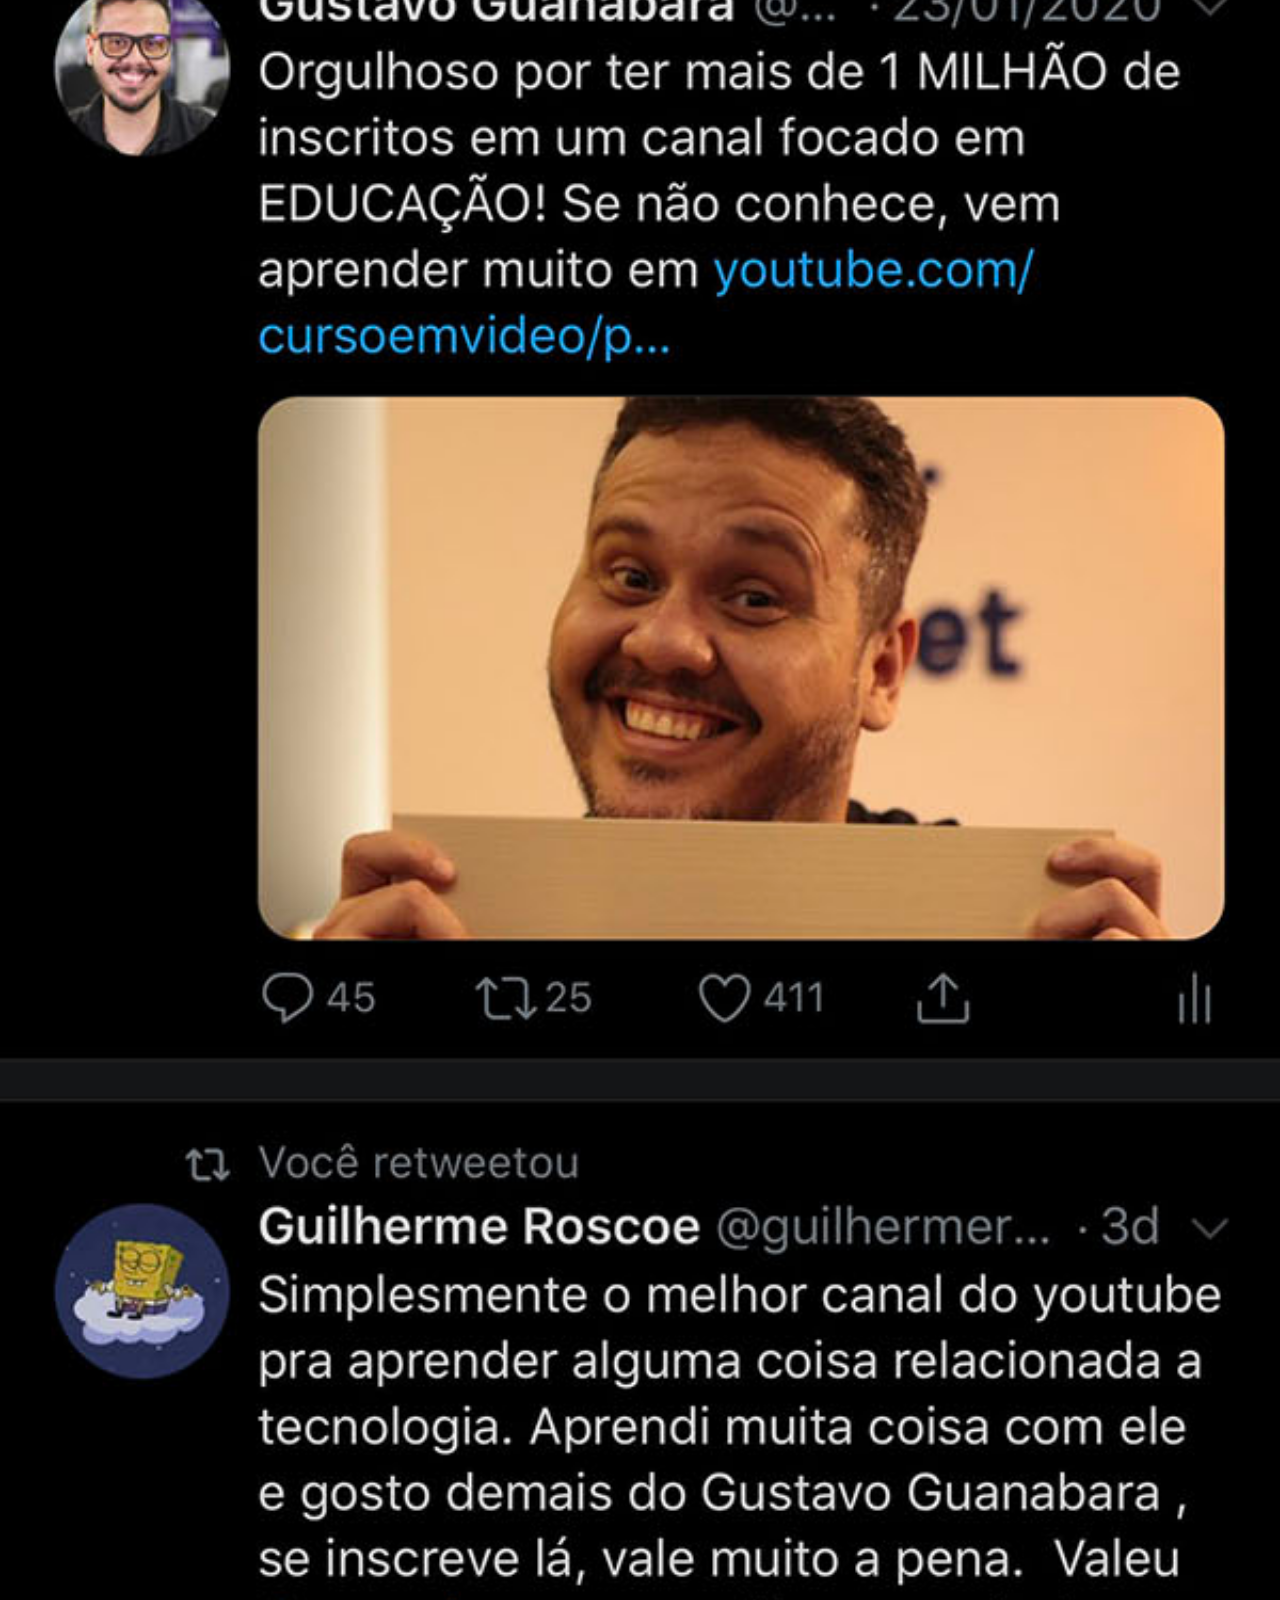
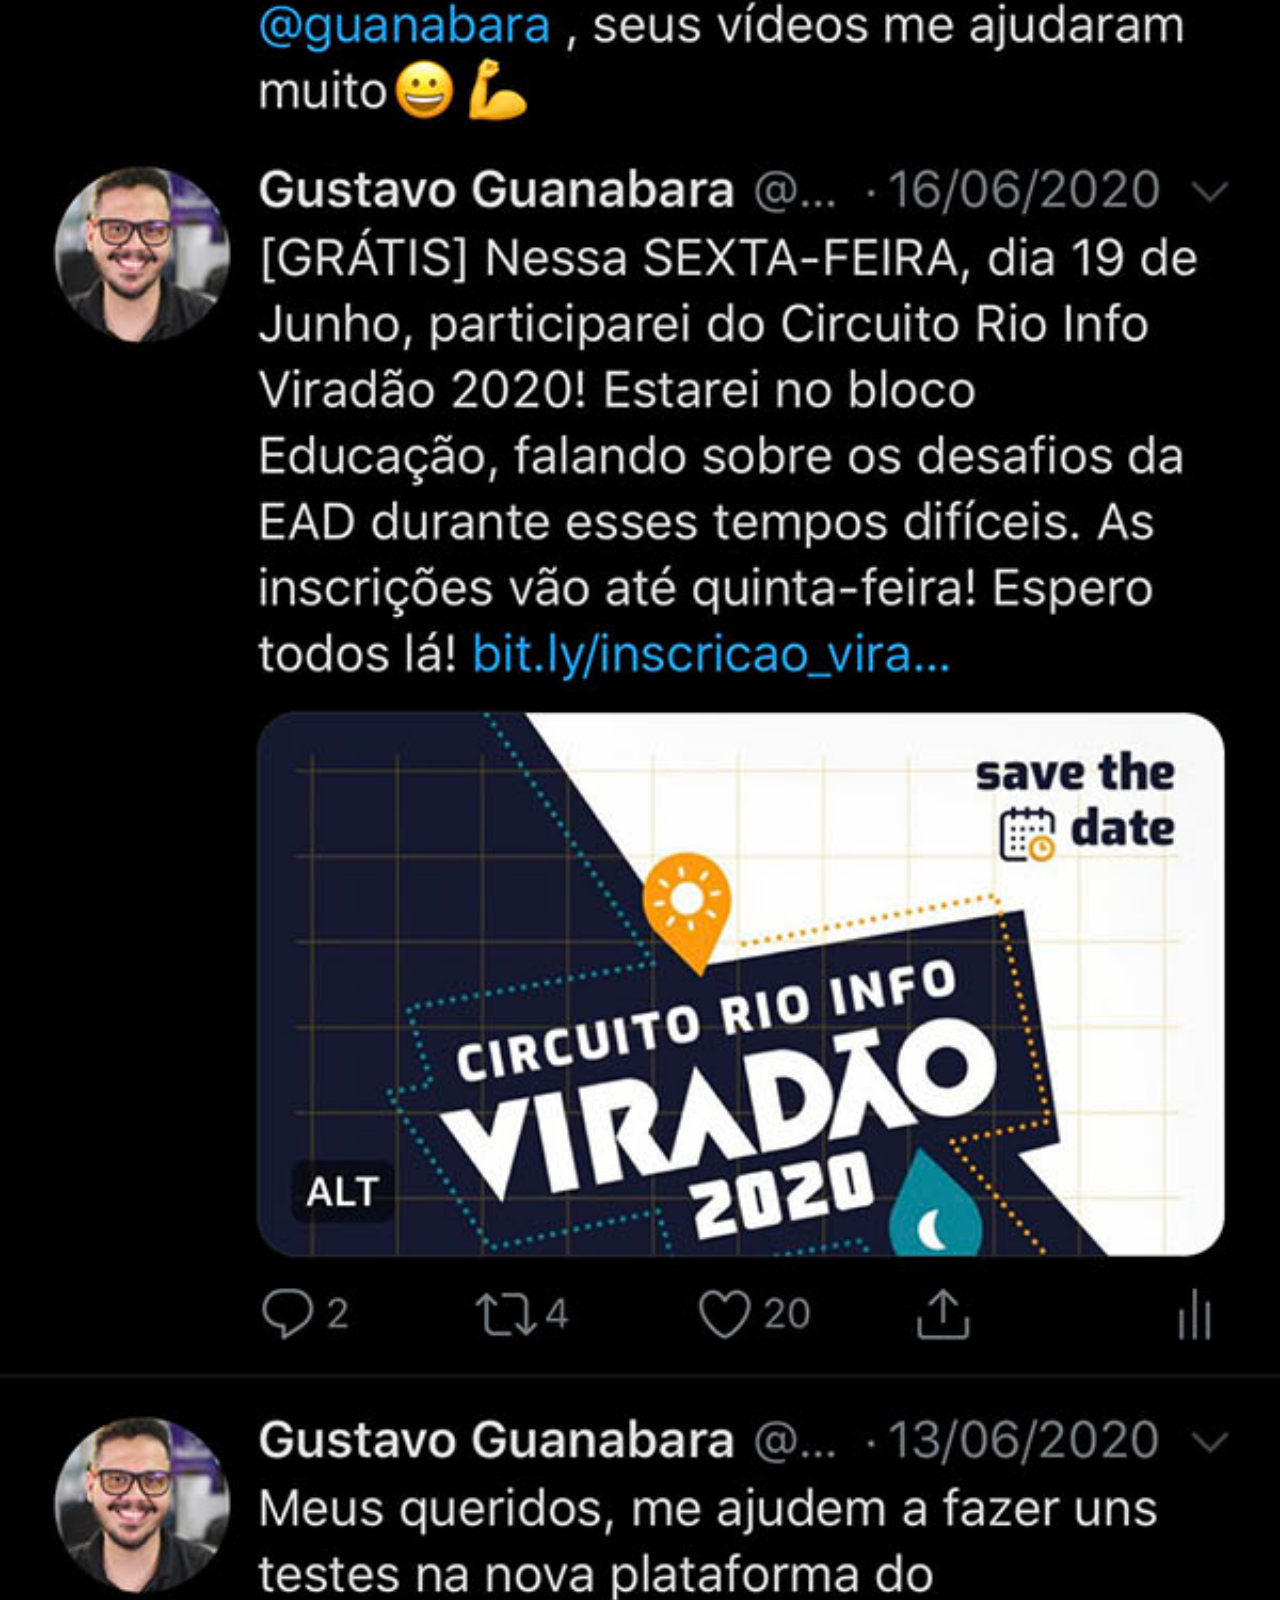
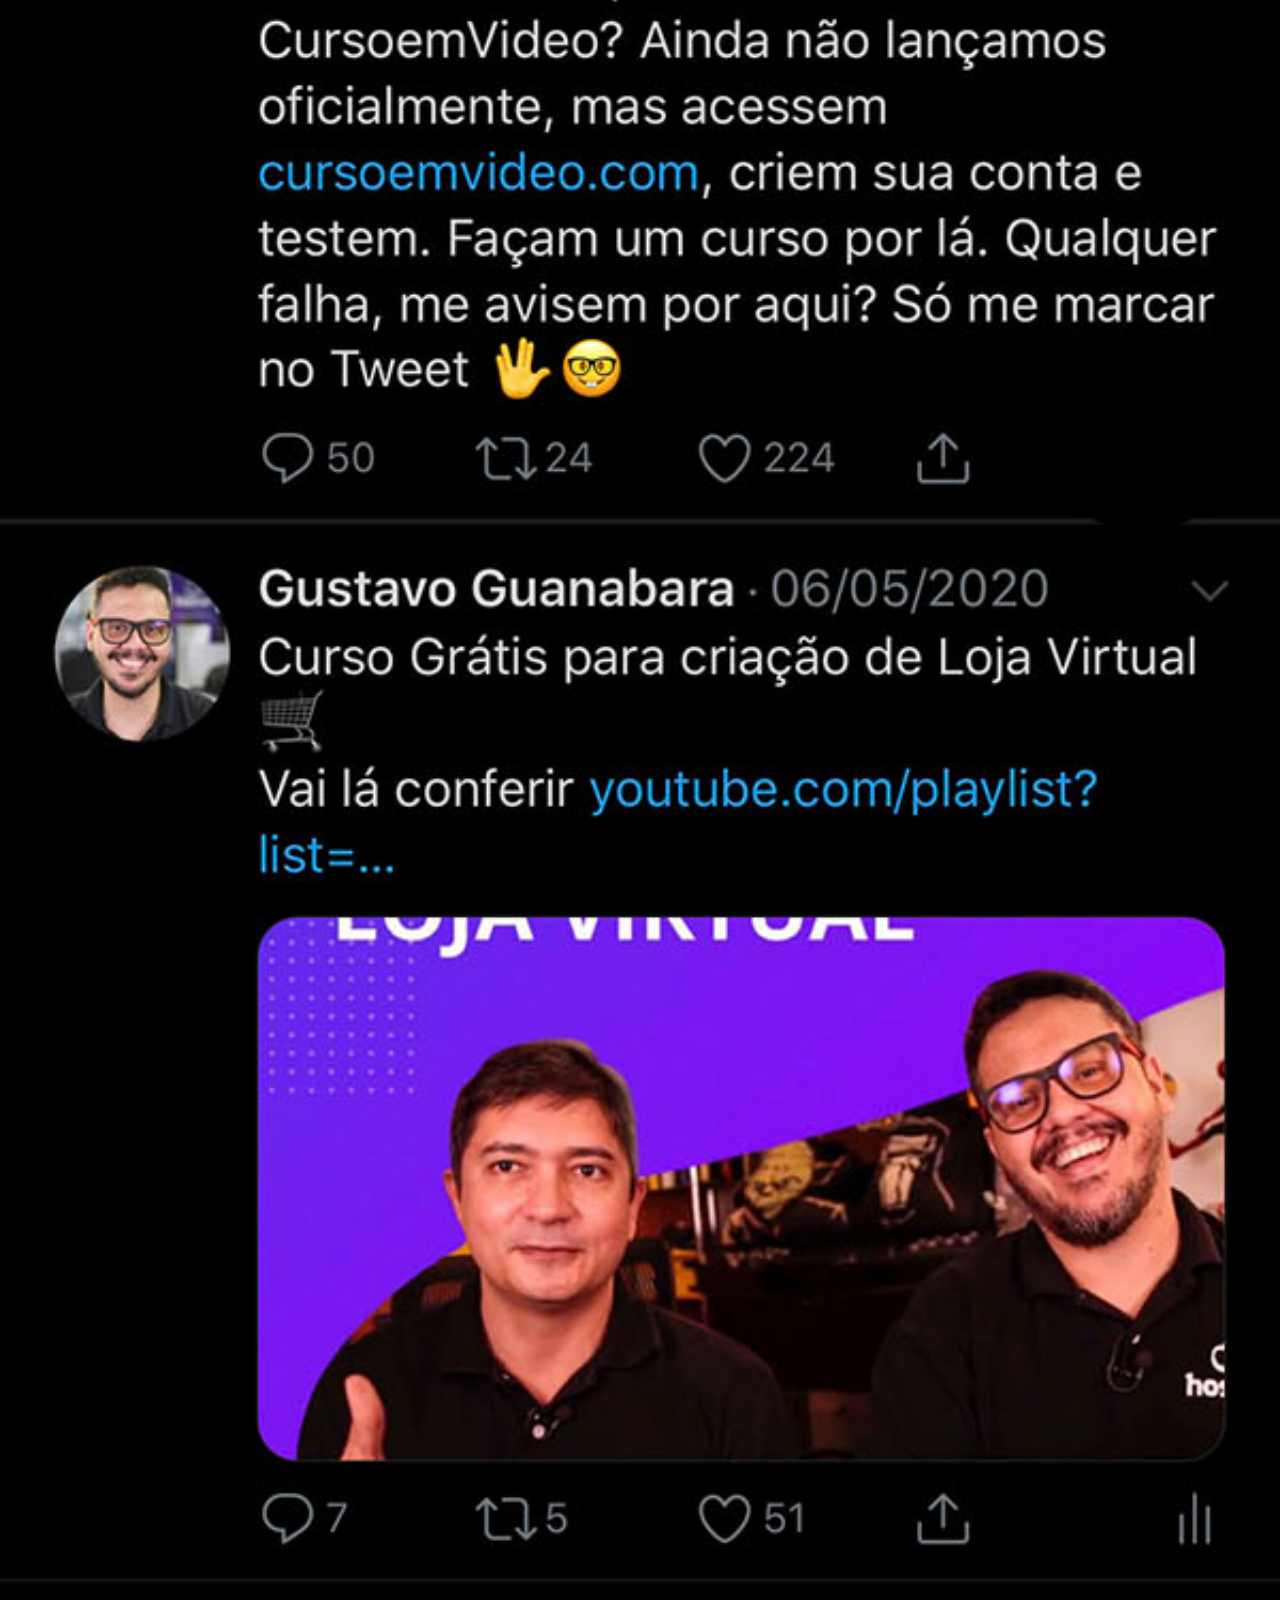
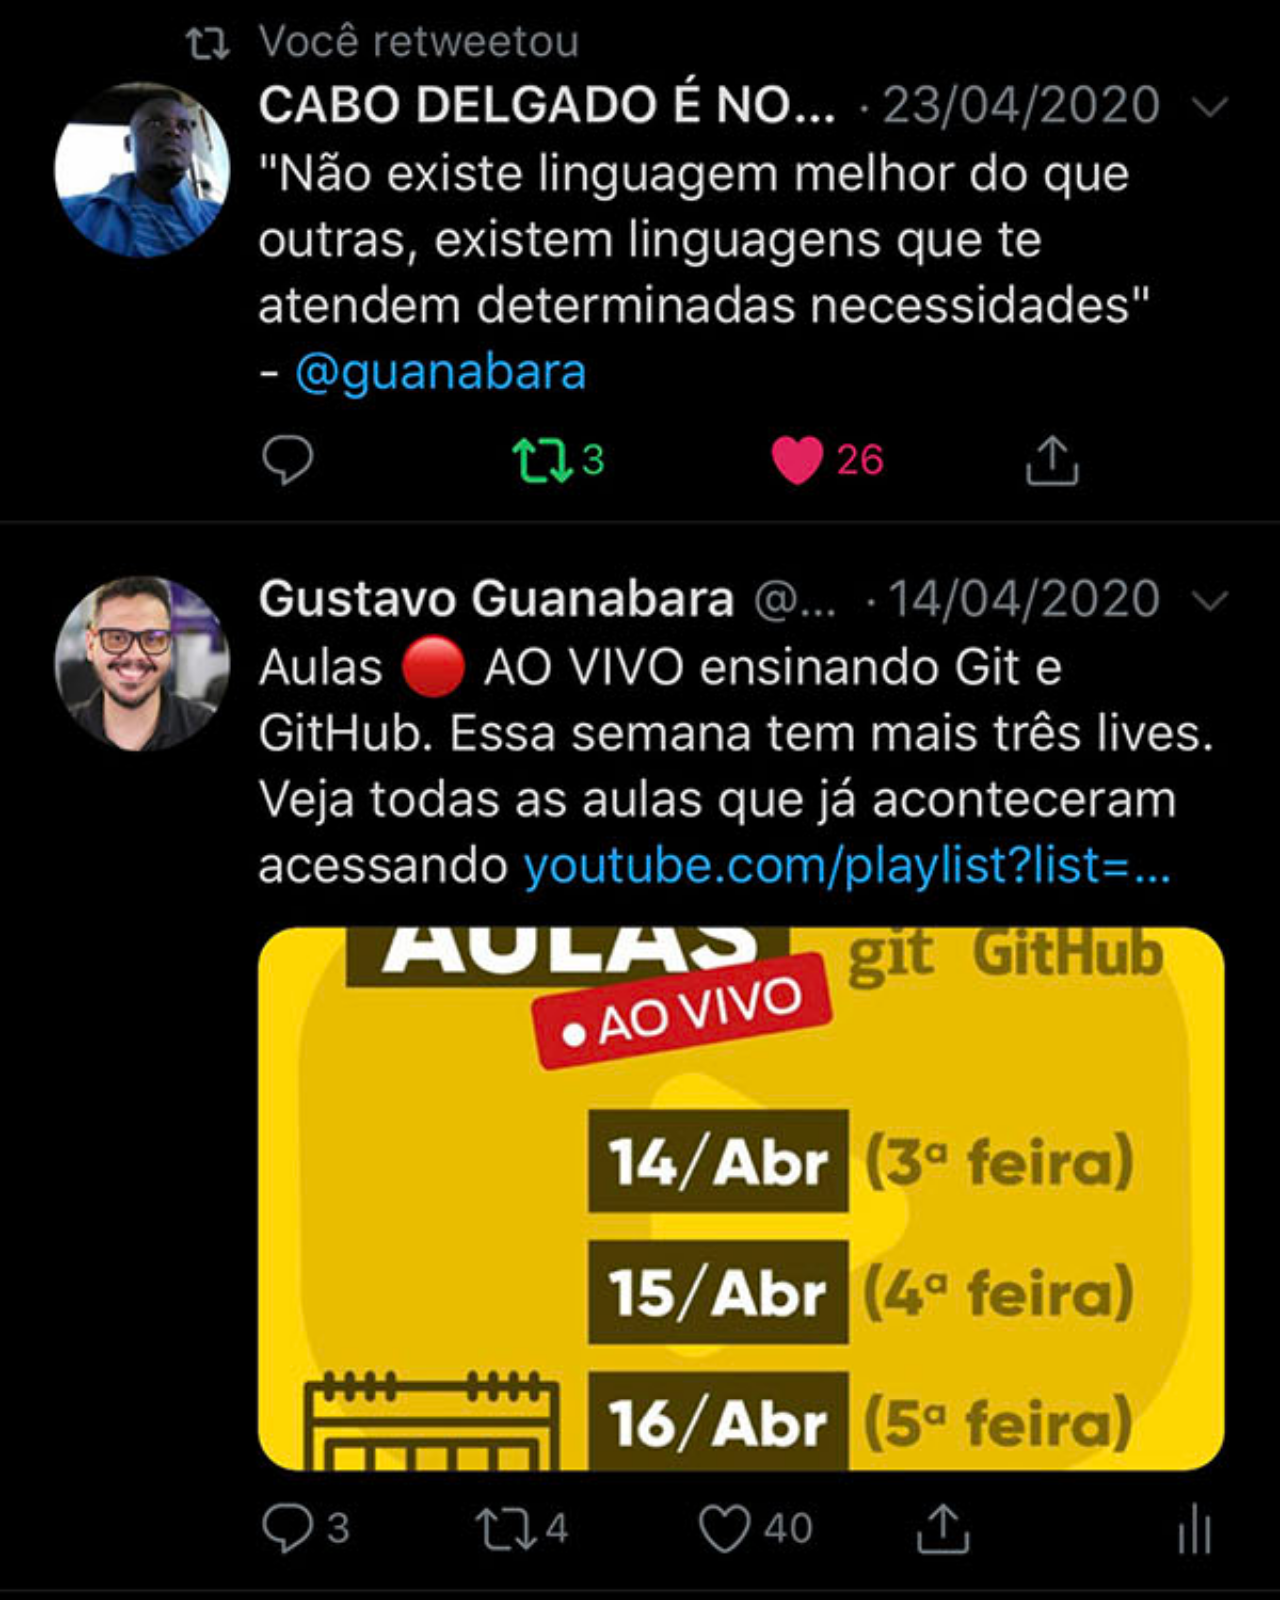
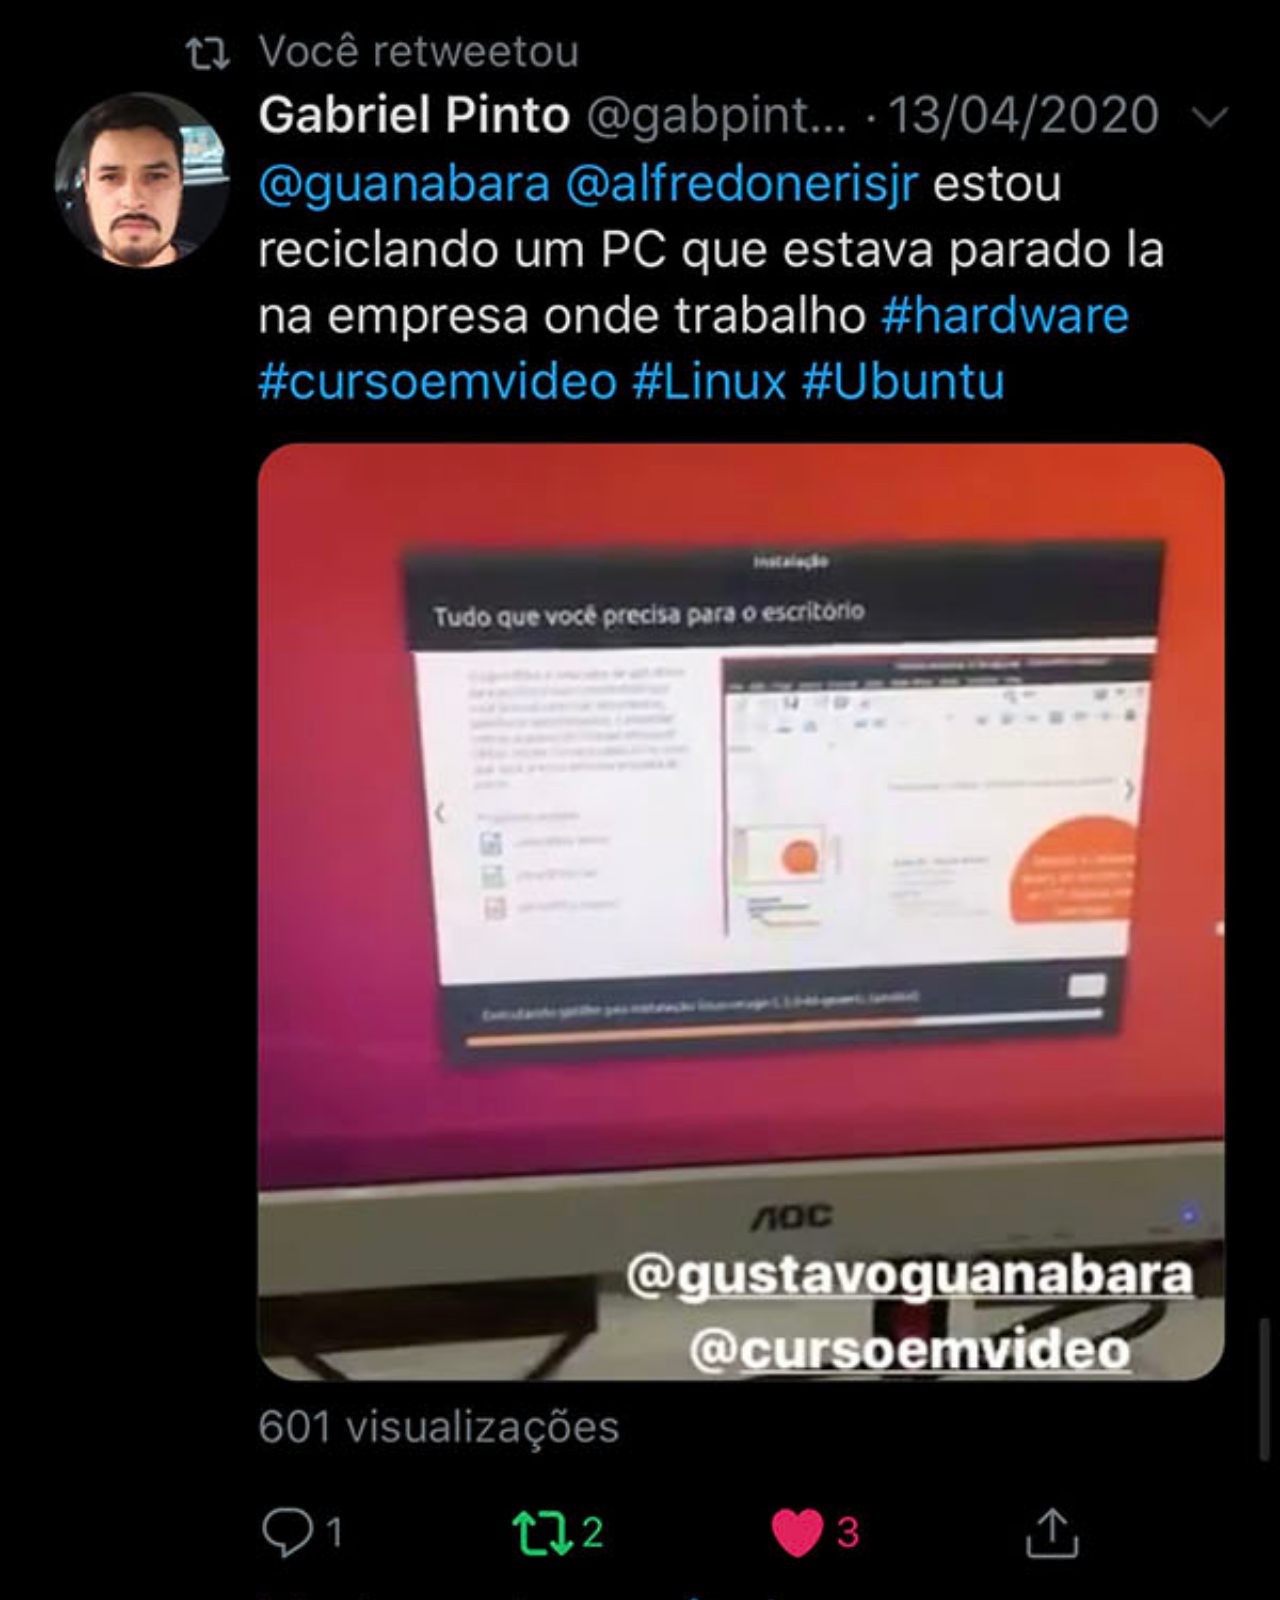
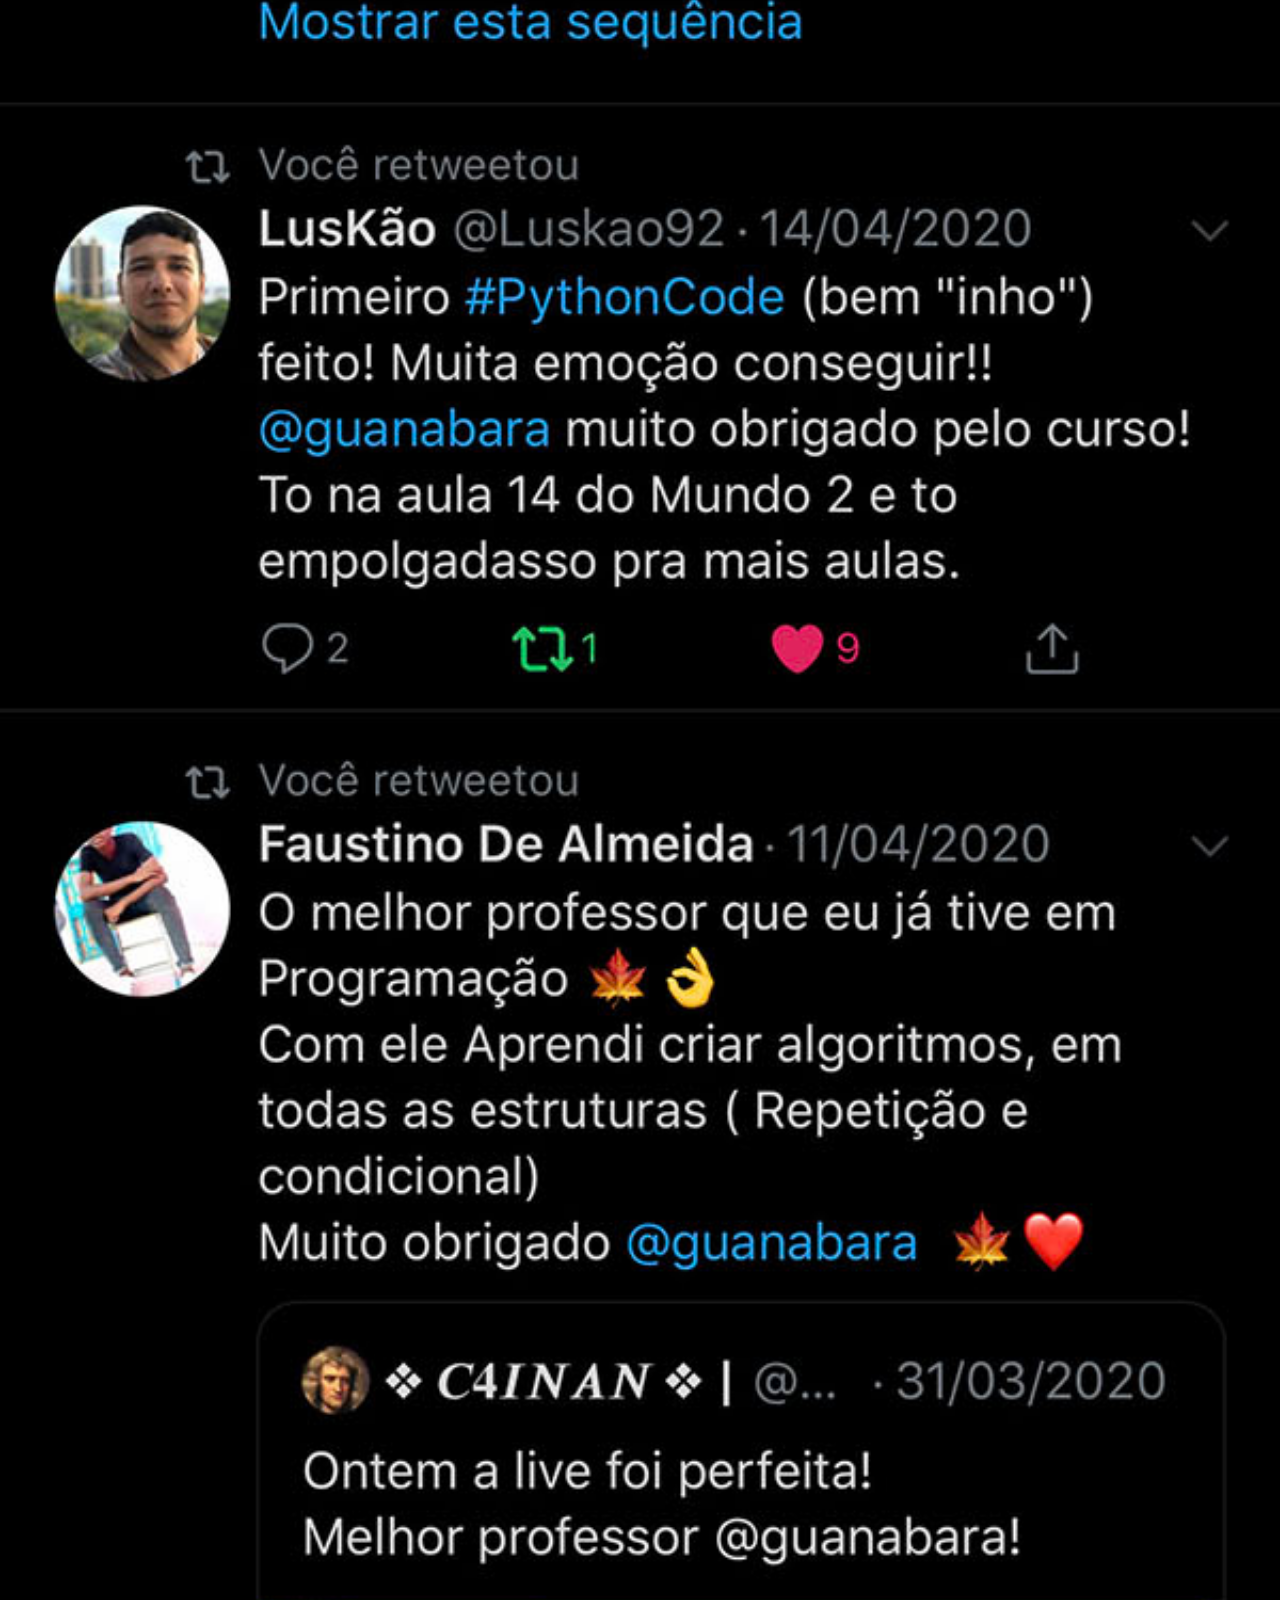
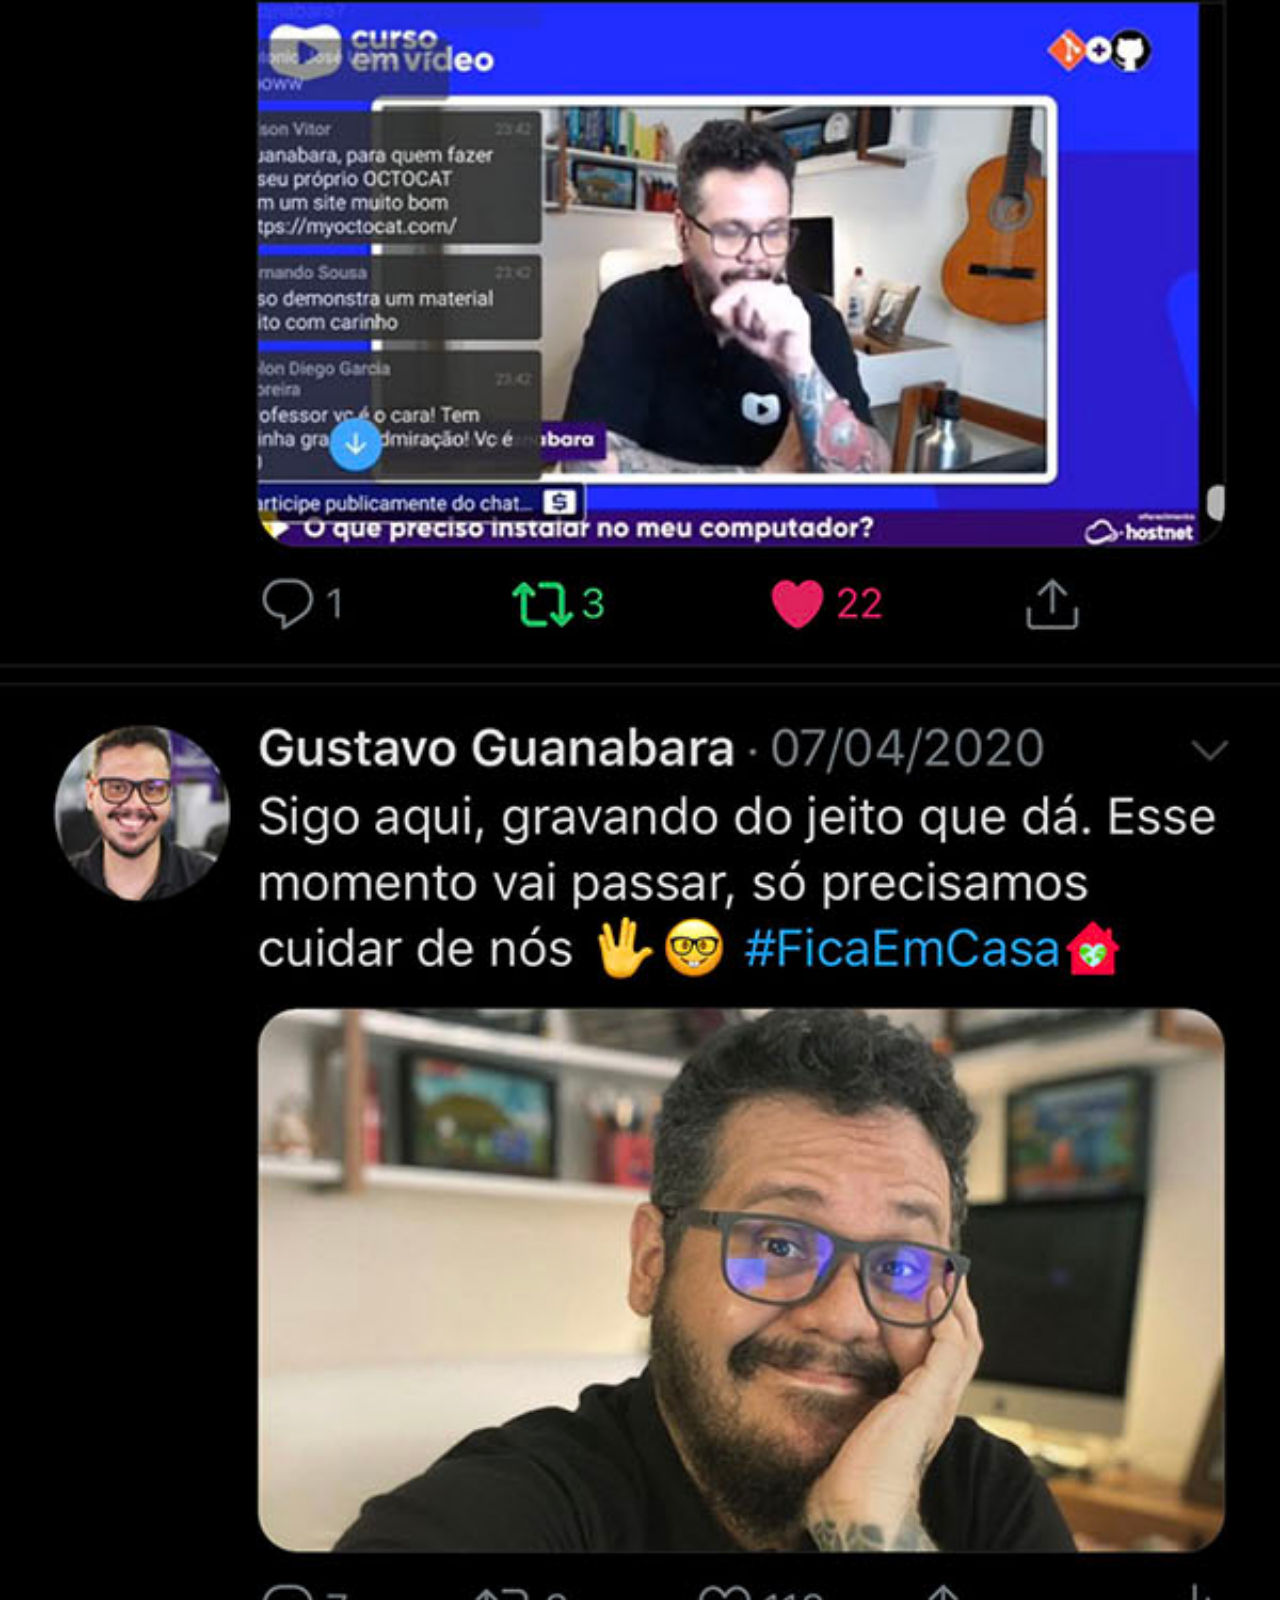
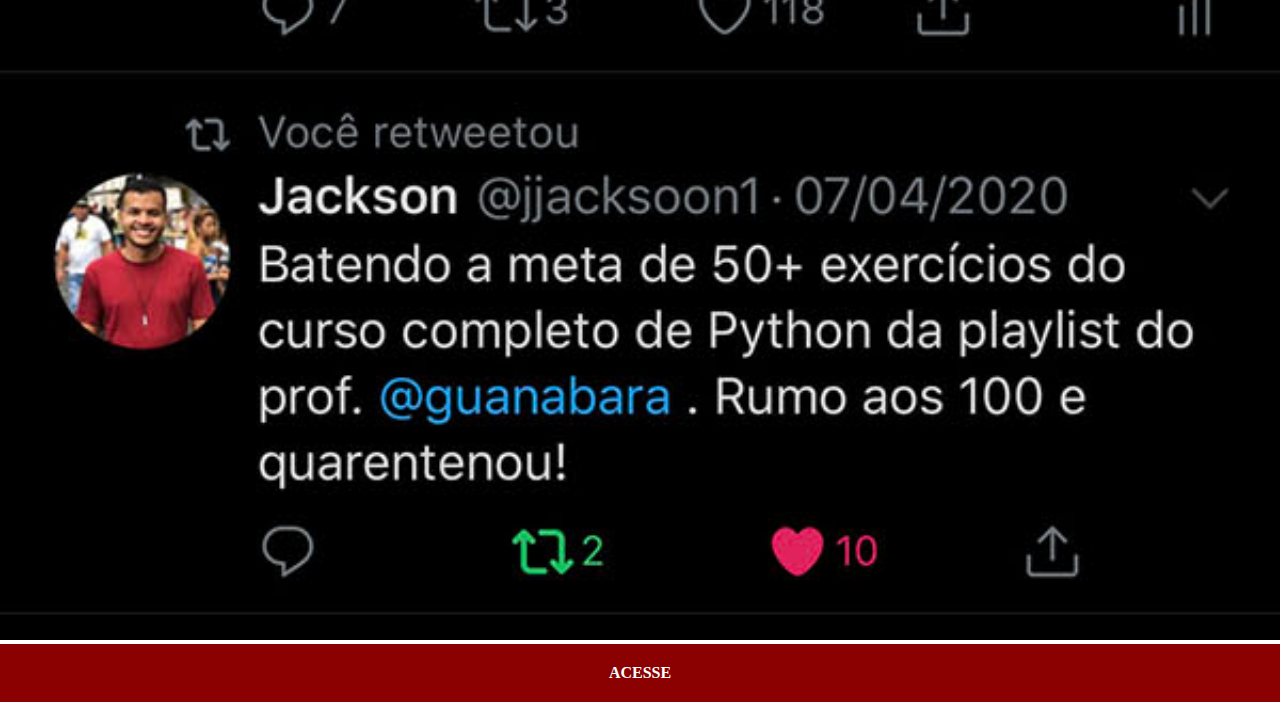
<file: tweeter.html>
<!DOCTYPE html>
<html lang="pt-br">
<head>
    <meta charset="UTF-8">
    <meta name="viewport" content="width=device-width, initial-scale=1.0">
    <title>Tweeter</title>
    <link rel="stylesheet" href="estilo/social.css">
</head>
<body>
    <img src="imagens/tela-twitter.jpg" alt="Tweeter-X">
    <a href="index.html" target="_blank">ACESSE</a>
    
</body>
</html>
</file>
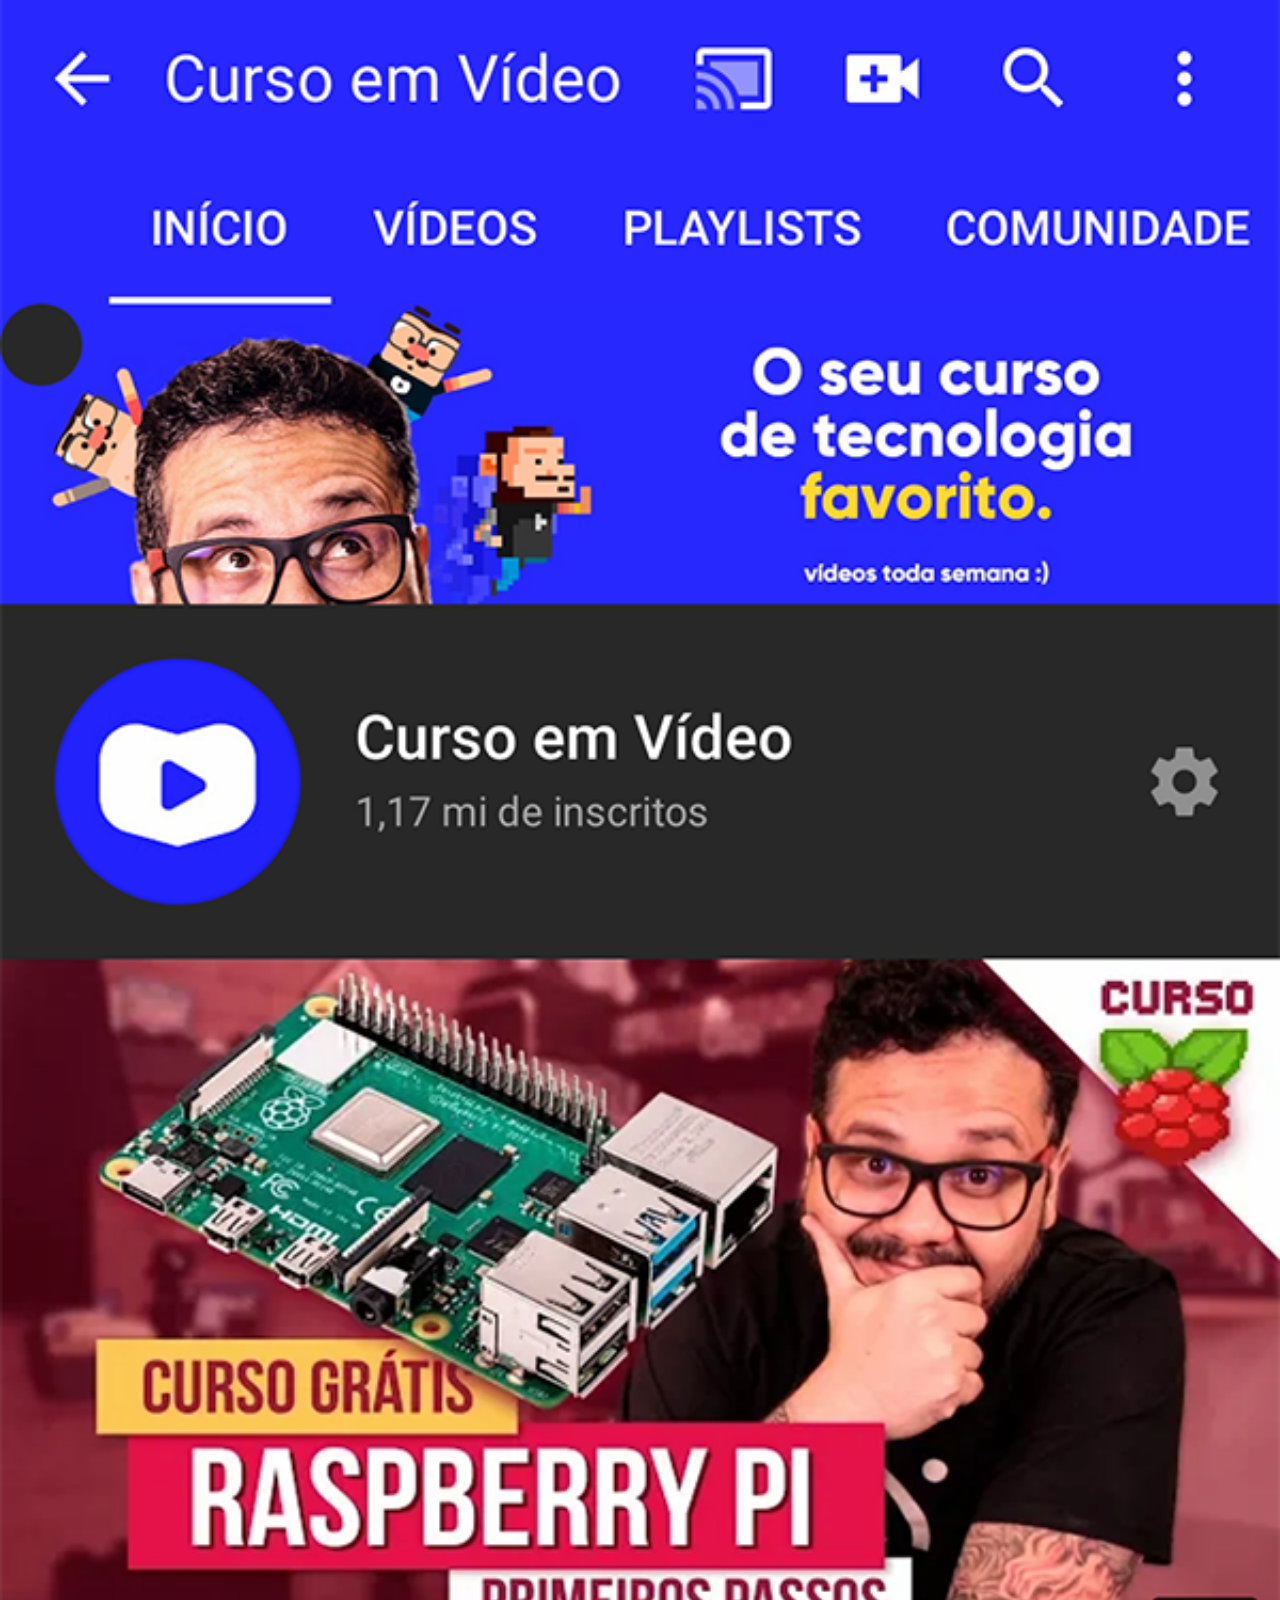
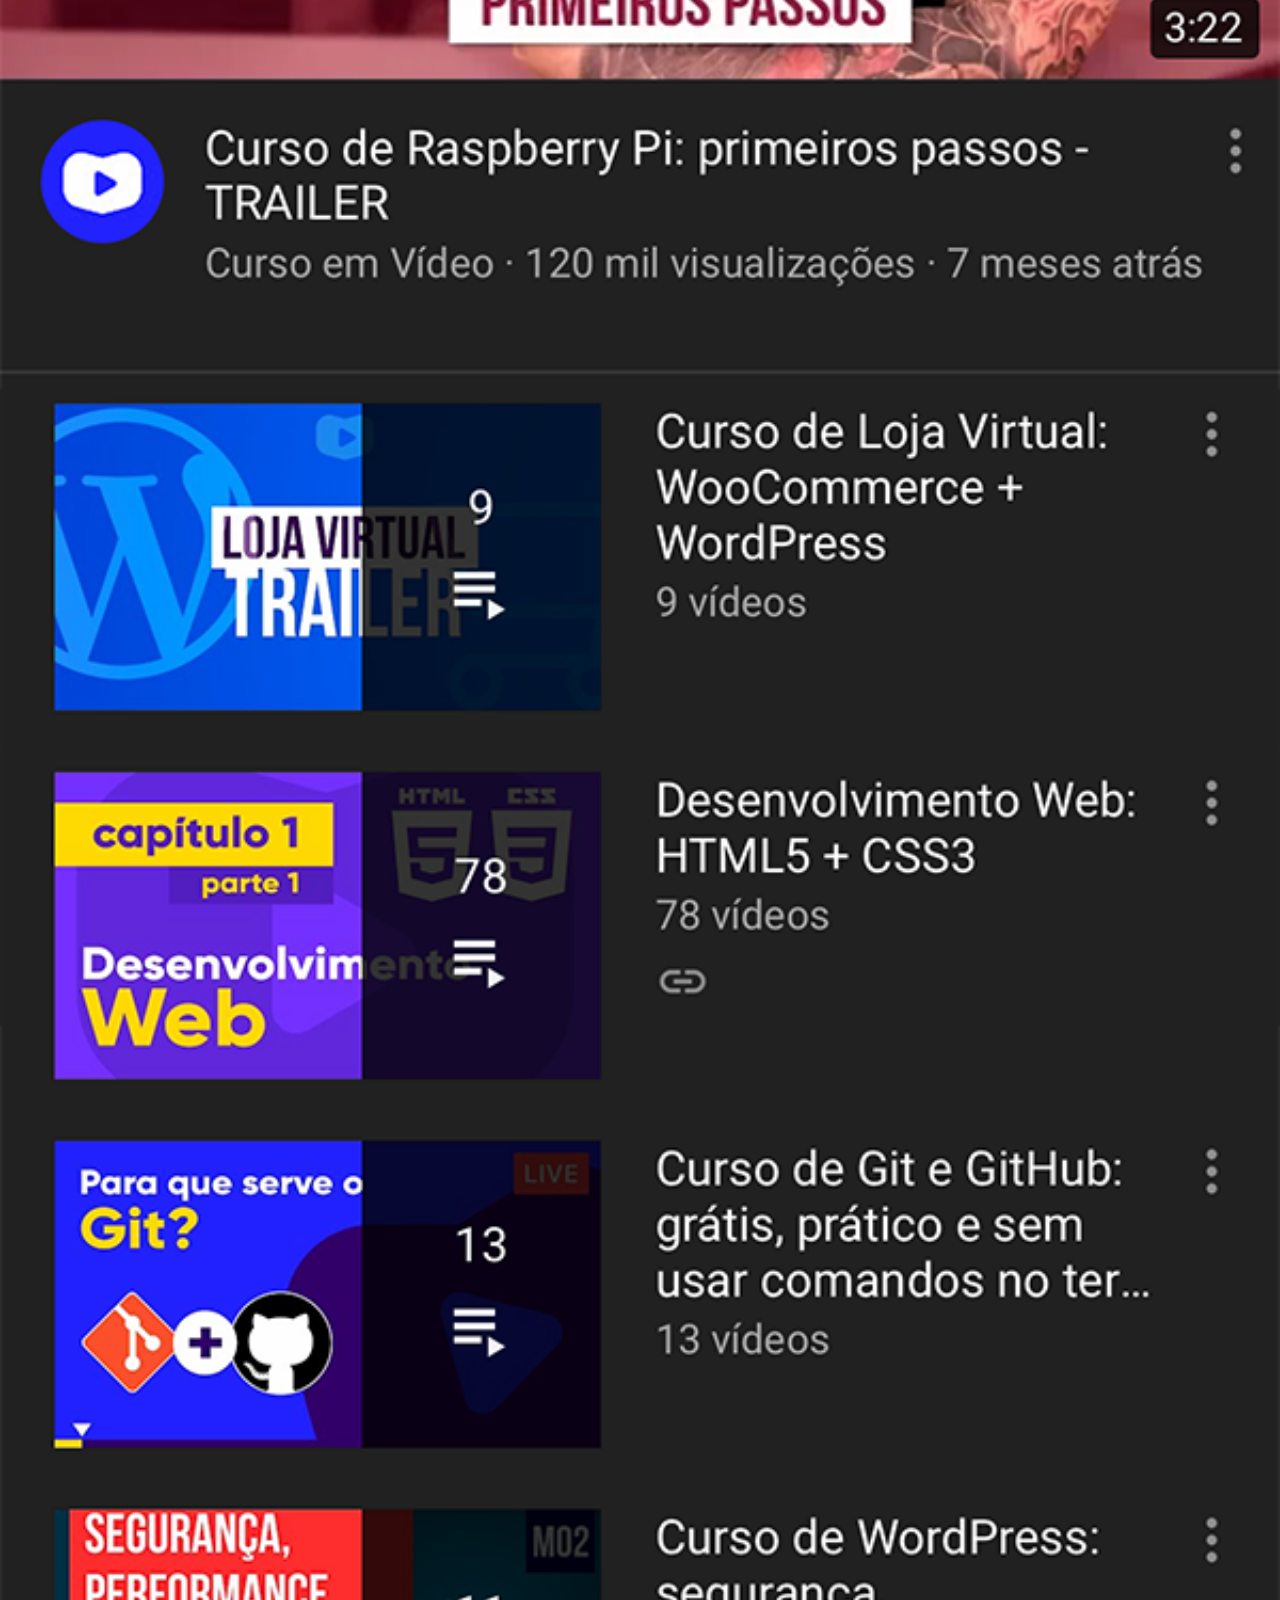
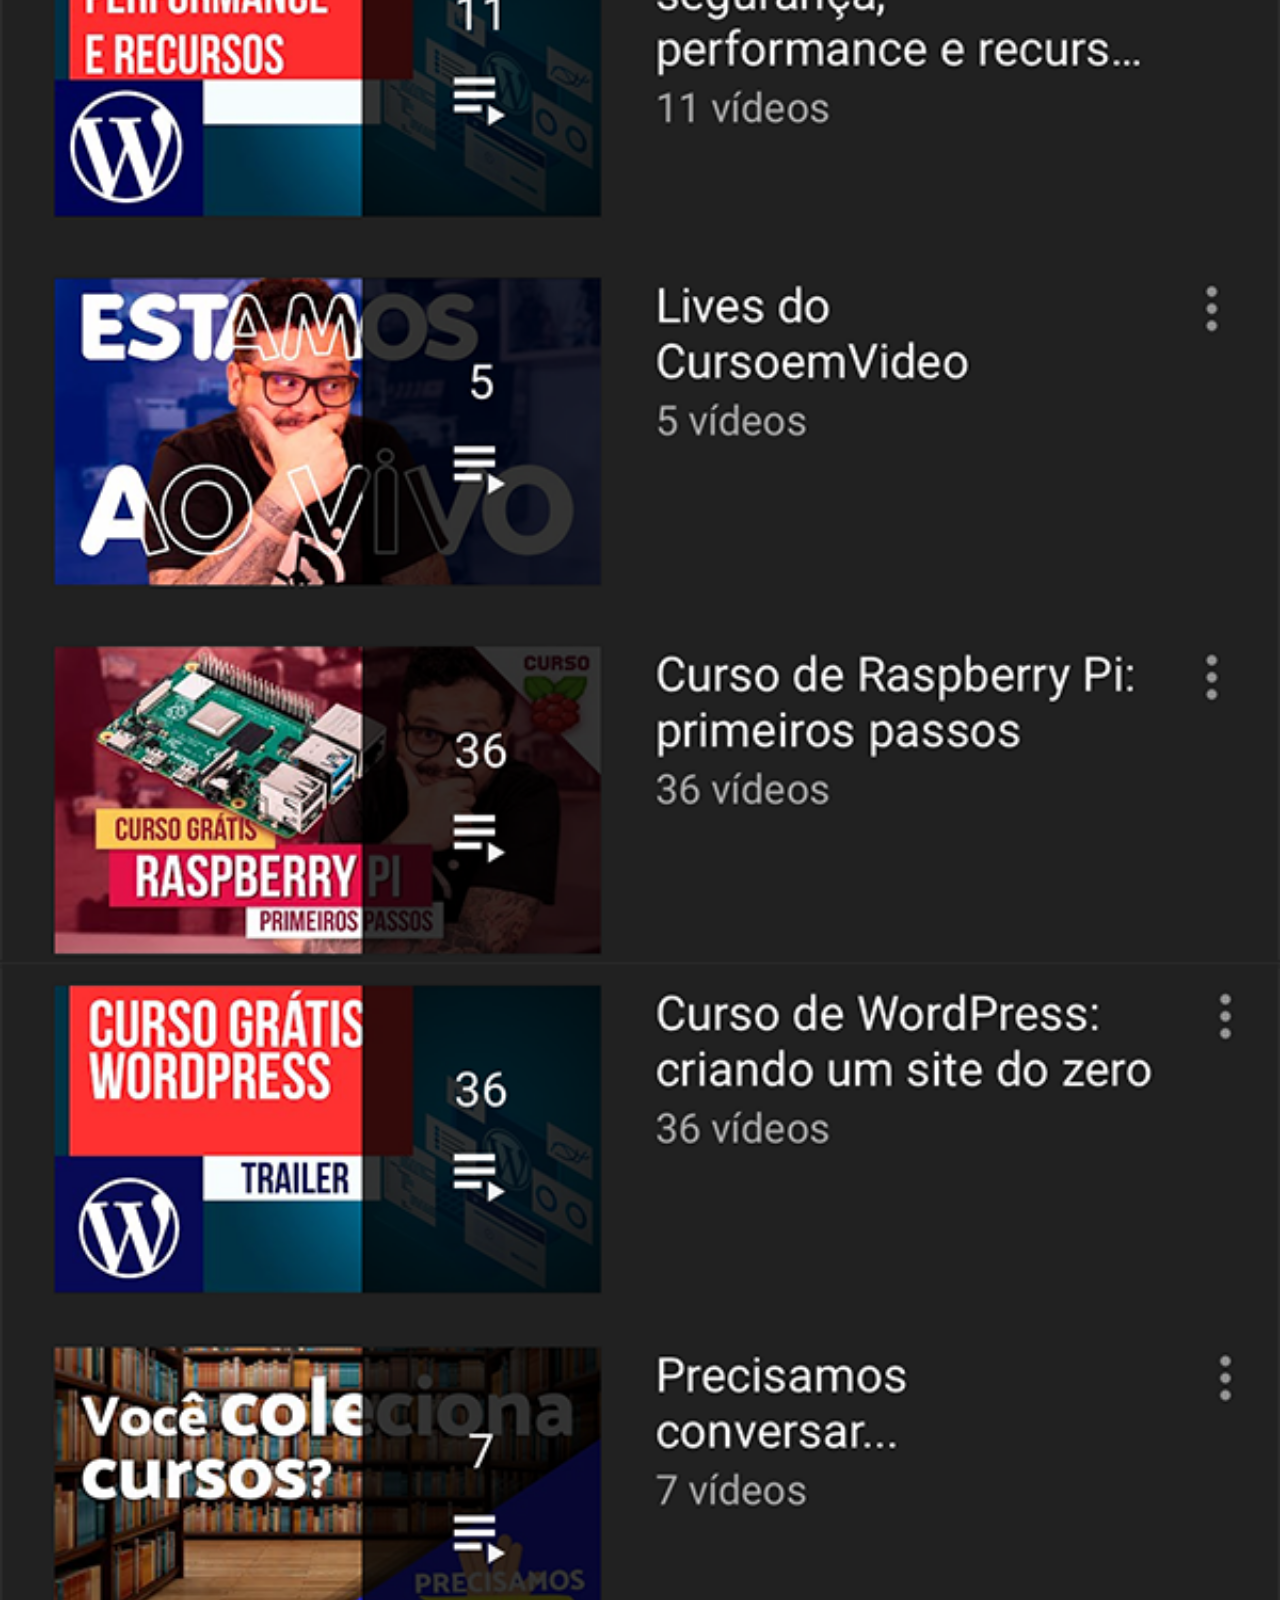
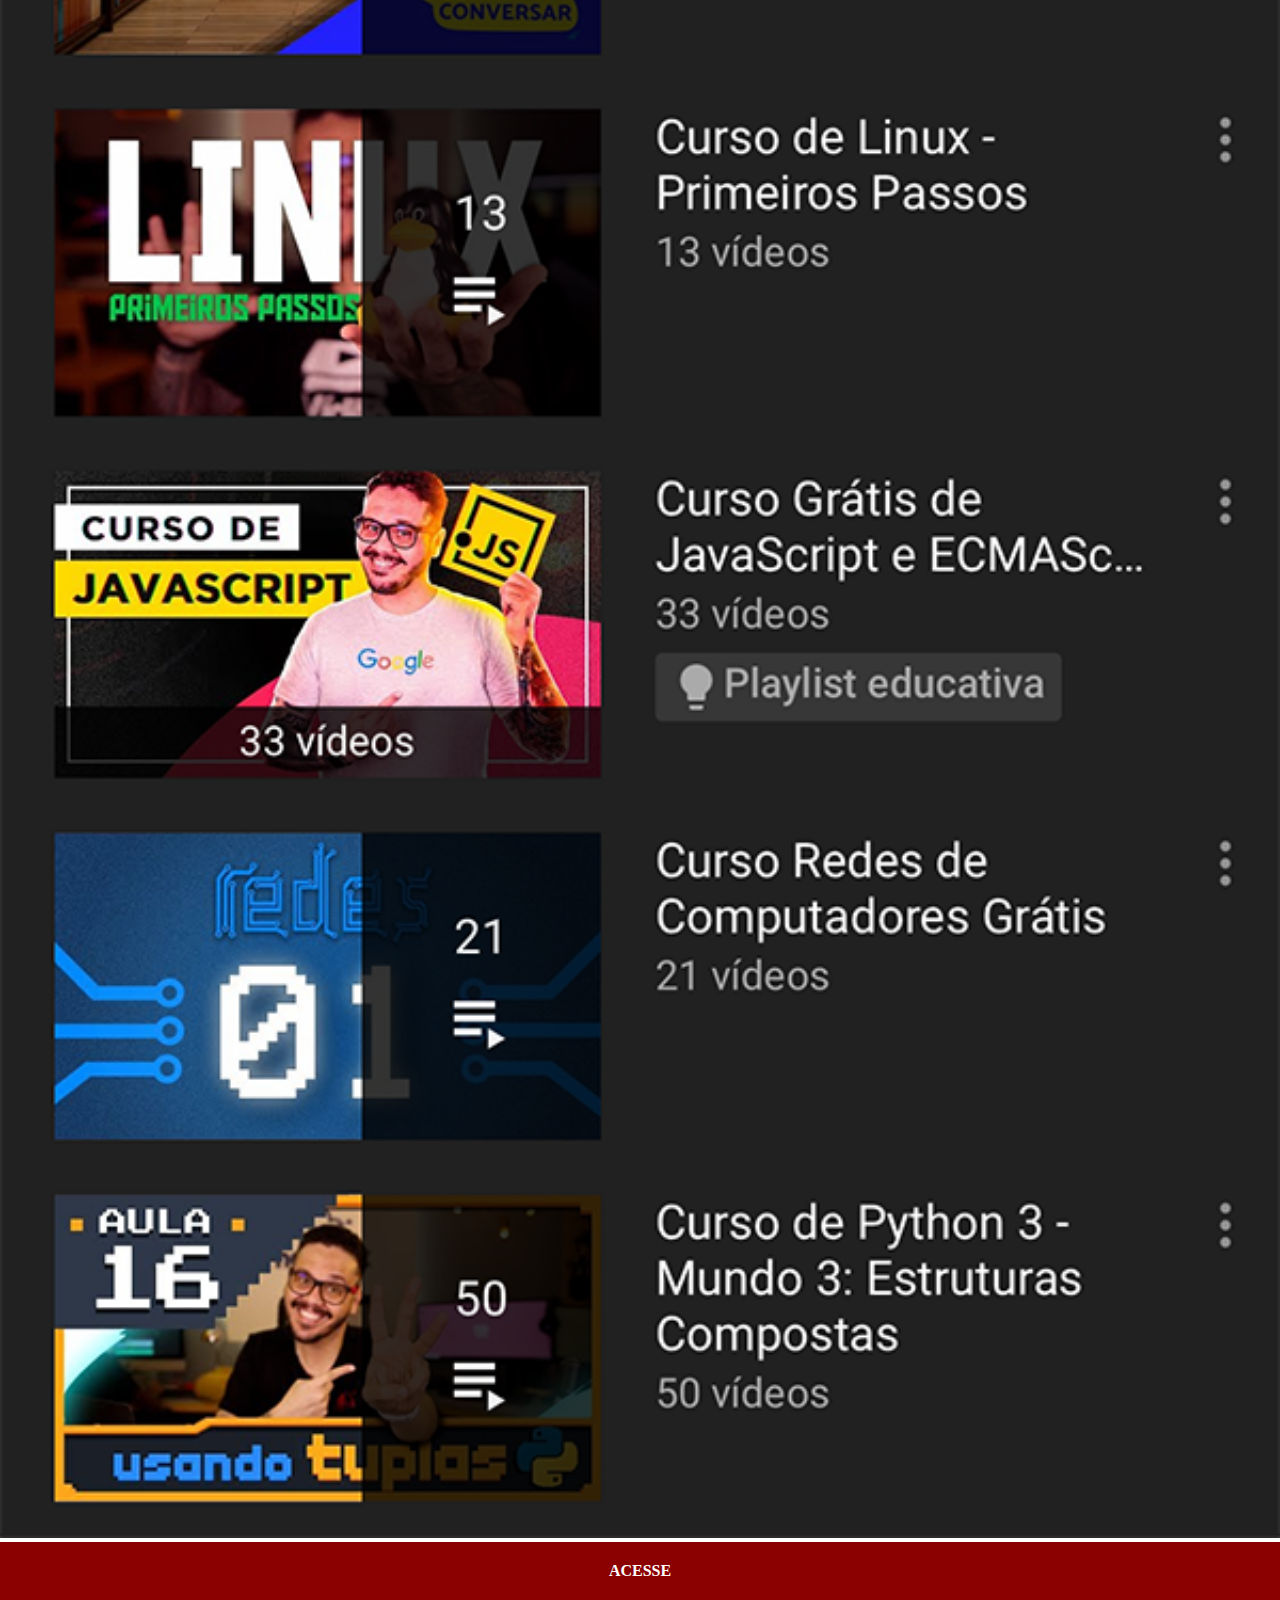
<file: youtube.html>
<!DOCTYPE html>
<html lang="pt-br">
<head>
    <meta charset="UTF-8">
    <meta name="viewport" content="width=device-width, initial-scale=1.0">
    <title>Youtube</title>
    
    <link rel="stylesheet" href="estilo/social.css">

</head>
<body>
    <img src="imagens/tela-youtube.png" alt="Youtube">
    <a href="https://www.youtube.com/c/CursoemV%C3%ADdeo" target="_blank">ACESSE</a>
    
</body>
</html>
</file>
<file: estilo/style.css>
@charset "UTF-8";

*{
    margin: 0px;
    padding: 0px;
    font-family: Arial, Helvetica, sans-serif;
}

html, body{
    height: 100vh;
    width: 100vw;
    background-color: black;
}

body{
    background: url('../imagens/fundo-madeira.jpg') no-repeat top center;
    background-size: cover;
    background-attachment: fixed;
}

main{
    position: relative;
    height: 100vh;
}

section#telefone{
    position: absolute;
    top: 50%;
    left: 50%;
    transform: translate(-50%, -50%);
    height: 627px;
    width: 311px;
    background: url('../imagens/frame-iphone.png') no-repeat
}

iframe#tela{
    position: relative;
    top: 80px;
    left: 22px;
    width: 267px;
    height: 471px;
}

section#redes-sociais{
    text-align: right;
}

section#redes-sociais img{
    width: 50px;
    height: 50px;
    margin: 10px;
    border-radius: 50%;
    box-shadow: 2px 2px 5px black;
    box-sizing: border-box;
}

section#redes-sociais img:hover{
    border: 2px solid rgba(255, 255, 255, 0.592);
    transform: translate(-4px, -4px);
    box-shadow: 3px 3px 5px black;
    transition: transform .3s, border .1s, box-shadow .3s;
}
</file>
<file: estilo/social.css>
@charset "UTF-8";

*{
    margin: 0px;
    padding: 0px;
}
::-webkit-scrollbar{
    width: 0px;
    height: 0px;
}

img{
    width: 100vw;
}
a{
    display: block;
    background-color: darkred;
    padding: 20px;
    text-align: center;
    font-weight: bolder;
    text-decoration: none;
    color: white;
}

a:hover{
    background-color: red;
}
</file>
